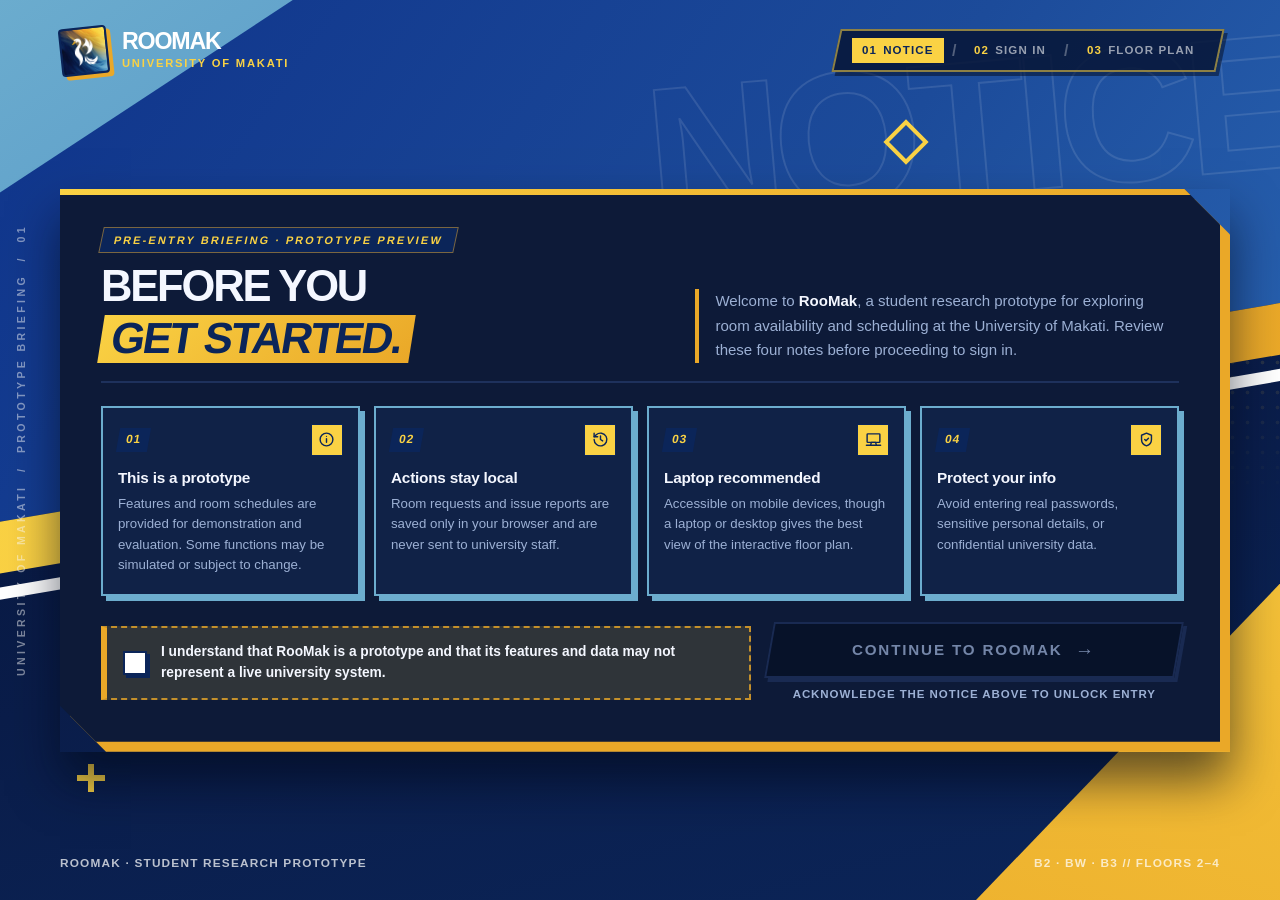
<file: index.html>
<!DOCTYPE html>
<html lang="en">
<head>
    <meta charset="UTF-8">
    <meta name="viewport" content="width=device-width, initial-scale=1.0, viewport-fit=cover">
    <meta name="theme-color" content="#0b2559">
    <meta name="description" content="Find free rooms, check schedules and request a room at the University of Makati. A student research prototype.">

    <title>Notice | RooMak</title>

    <link rel="stylesheet" href="css/base.css">
    <link rel="stylesheet" href="css/components.css">
    <link rel="stylesheet" href="css/pages/index.css">
    <link rel="stylesheet" href="css/theme.css">

    <link rel="icon" href="assets/images/favicon.ico" sizes="any">
    <link rel="icon" type="image/png" sizes="32x32" href="assets/images/favicon-32.png">
    <link rel="apple-touch-icon" href="assets/images/apple-touch-icon.png">

    <!-- Facebook / Messenger preview -->
    <meta property="og:type" content="website">
    <meta property="og:site_name" content="RooMak">
    <meta property="og:title" content="RooMak: Room Scheduling for UMak">
    <meta property="og:description" content="Find free rooms, check schedules and request a room at the University of Makati. Try the prototype.">
    <meta property="og:url" content="https://tarsonyxx.github.io/roomak-prototype/">
    <meta property="og:image" content="https://tarsonyxx.github.io/roomak-prototype/assets/images/og-image.jpg">
    <meta property="og:image:width" content="1200">
    <meta property="og:image:height" content="630">
    <meta property="og:image:alt" content="RooMak, room scheduling and information for the University of Makati">
    <meta name="twitter:card" content="summary_large_image">

    <script>
        // Default to dark mode unless the user explicitly chose light or auto.
        try {
            var theme = localStorage.getItem("roomak.theme") || "dark";
            if (theme === "dark" || (theme === "auto" && matchMedia("(prefers-color-scheme: dark)").matches))
                document.documentElement.setAttribute("data-theme", "dark");
        } catch (e) { /* ignore */ }
    </script>

    <!-- Warm the cache while the visitor reads the notice, so the sign-in page opens instantly. -->
    <link rel="prefetch" href="pages/login.html">
    <link rel="prefetch" href="css/pages/login.css" as="style">
    <link rel="prefetch" href="js/login-fx.js" as="script">
    <link rel="prefetch" href="js/auth.js" as="script">

    <script src="js/notice.js" defer></script>
    <script src="js/notice-fx.js" defer></script>
</head>
<body class="notice-page">
    <main class="notice-shell" id="noticeStage">

        <!-- Decorative artwork in the "Slash" style, oriented as a sweeping diagonal horizon -->
        <div class="notice-backdrop" aria-hidden="true">
            <span class="bd-glow"></span>
            <span class="bd-halftone"></span>
            <span class="bd-slab bd-slab-blue"></span>
            <span class="bd-slab bd-slab-gold"></span>
            <span class="bd-slab bd-slab-white"></span>
            <span class="bd-slab bd-slab-sky"></span>
            <span class="bd-slab bd-slab-burst"></span>
            <span class="bd-word">NOTICE</span>
            <span class="bd-shape bd-shape-diamond"></span>
            <span class="bd-shape bd-shape-cross"></span>
            <span class="bd-shape bd-shape-tri"></span>
            <span class="bd-edge">University of Makati &nbsp;/&nbsp; Prototype Briefing &nbsp;/&nbsp; 01</span>
        </div>

        <!-- Top Stage Bar: Brand + Step Indicator (sits directly on the Slash canvas) -->
        <header class="notice-topbar">
            <a class="brand" href="index.html" aria-label="RooMak home">
                <span class="brand-mark" aria-hidden="true">
                    <img src="assets/images/logo.jpg" alt="" width="40" height="40">
                </span>
                <span class="brand-text">
                    <span class="brand-name">RooMak</span>
                    <span class="brand-sub">University of Makati</span>
                </span>
            </a>

            <div class="step-track" aria-label="Entry steps">
                <span class="step-pill is-active"><b>01</b> Notice</span>
                <span class="step-sep" aria-hidden="true">/</span>
                <span class="step-pill"><b>02</b> Sign in</span>
                <span class="step-sep" aria-hidden="true">/</span>
                <span class="step-pill"><b>03</b> Floor Plan</span>
            </div>
        </header>

        <!-- Wide Chamfered Briefing Dossier -->
        <section class="notice-dossier" aria-labelledby="noticeTitle">
            <div class="dossier-panel">

                <!-- Dossier Header: Skewed Headline + Intro Summary -->
                <div class="dossier-head">
                    <div class="dossier-title-block">
                        <p class="eyebrow">PRE-ENTRY BRIEFING · PROTOTYPE PREVIEW</p>
                        <h1 id="noticeTitle">
                            <span class="hl-dark">Before you</span>
                            <span class="hl-gold">get started.</span>
                        </h1>
                    </div>

                    <p class="intro">
                        Welcome to <strong>RooMak</strong>, a student research prototype for exploring
                        room availability and scheduling at the University of Makati.
                        Review these four notes before proceeding to sign in.
                    </p>
                </div>

                <!-- 4-Column Horizontal Notice Grid -->
                <div class="details" aria-label="Important information">
                    <article class="detail">
                        <div class="detail-top">
                            <span class="detail-index">01</span>
                            <div class="detail-icon" aria-hidden="true">
                                <svg viewBox="0 0 24 24" fill="none" stroke="currentColor" stroke-width="2" stroke-linecap="round" stroke-linejoin="round">
                                    <circle cx="12" cy="12" r="9"/>
                                    <path d="M12 11v5"/>
                                    <circle cx="12" cy="7.5" r="0.85" fill="currentColor" stroke="none"/>
                                </svg>
                            </div>
                        </div>
                        <h2>This is a prototype</h2>
                        <p>
                            Features and room schedules are provided for demonstration
                            and evaluation. Some functions may be simulated or subject to change.
                        </p>
                    </article>

                    <article class="detail">
                        <div class="detail-top">
                            <span class="detail-index">02</span>
                            <div class="detail-icon" aria-hidden="true">
                                <svg viewBox="0 0 24 24" fill="none" stroke="currentColor" stroke-width="2" stroke-linecap="round" stroke-linejoin="round">
                                    <path d="M3 12a9 9 0 1 0 3-6.7L3 8"/>
                                    <path d="M3 3v5h5"/>
                                    <path d="M12 7v5l3 2"/>
                                </svg>
                            </div>
                        </div>
                        <h2>Actions stay local</h2>
                        <p>
                            Room requests and issue reports are saved only in your
                            browser and are never sent to university staff.
                        </p>
                    </article>

                    <article class="detail">
                        <div class="detail-top">
                            <span class="detail-index">03</span>
                            <div class="detail-icon" aria-hidden="true">
                                <svg viewBox="0 0 24 24" fill="none" stroke="currentColor" stroke-width="2" stroke-linecap="round" stroke-linejoin="round">
                                    <rect x="3" y="4" width="18" height="12" rx="1"/>
                                    <path d="M2 20h20"/>
                                    <path d="M8 20l1-4h6l1 4"/>
                                </svg>
                            </div>
                        </div>
                        <h2>Laptop recommended</h2>
                        <p>
                            Accessible on mobile devices, though a laptop or desktop
                            gives the best view of the interactive floor plan.
                        </p>
                    </article>

                    <article class="detail">
                        <div class="detail-top">
                            <span class="detail-index">04</span>
                            <div class="detail-icon" aria-hidden="true">
                                <svg viewBox="0 0 24 24" fill="none" stroke="currentColor" stroke-width="2" stroke-linecap="round" stroke-linejoin="round">
                                    <path d="M12 3l7 3v6c0 4.5-3 7.8-7 9-4-1.2-7-4.5-7-9V6l7-3z"/>
                                    <path d="M9.5 12l1.8 1.8 3.5-3.6"/>
                                </svg>
                            </div>
                        </div>
                        <h2>Protect your info</h2>
                        <p>
                            Avoid entering real passwords, sensitive personal
                            details, or confidential university data.
                        </p>
                    </article>
                </div>

                <!-- Bottom Horizontal Launch Bar: Checkbox Left + Slanted CTA Right -->
                <div class="gate-area" id="gateArea">
                    <label class="acknowledgement" for="acknowledge">
                        <input class="ack-input" type="checkbox" id="acknowledge">
                        <span class="ack-box" aria-hidden="true">
                            <svg viewBox="0 0 16 16" fill="none">
                                <path d="M3.2 8.4L6.4 11.6L12.8 4.6" stroke="currentColor" stroke-width="2.4" stroke-linecap="round" stroke-linejoin="round"/>
                            </svg>
                        </span>
                        <span class="ack-copy">
                            I understand that RooMak is a prototype and that its features
                            and data may not represent a live university system.
                        </span>
                    </label>

                    <div class="gate-cta">
                        <button class="continue-button" id="continueButton" type="button" disabled>
                            <span class="btn-text">Continue to RooMak</span>
                            <span class="btn-arrow" aria-hidden="true">→</span>
                        </button>
                        <p class="gate-hint" id="gateHint" aria-live="polite">
                            Acknowledge the notice above to unlock entry
                        </p>
                    </div>
                </div>

            </div>
        </section>

        <footer class="notice-footer">
            <span>RooMak · Student Research Prototype</span>
            <span>B2 · BW · B3 // Floors 2–4</span>
        </footer>

    </main>
</body>
</html>
</file>
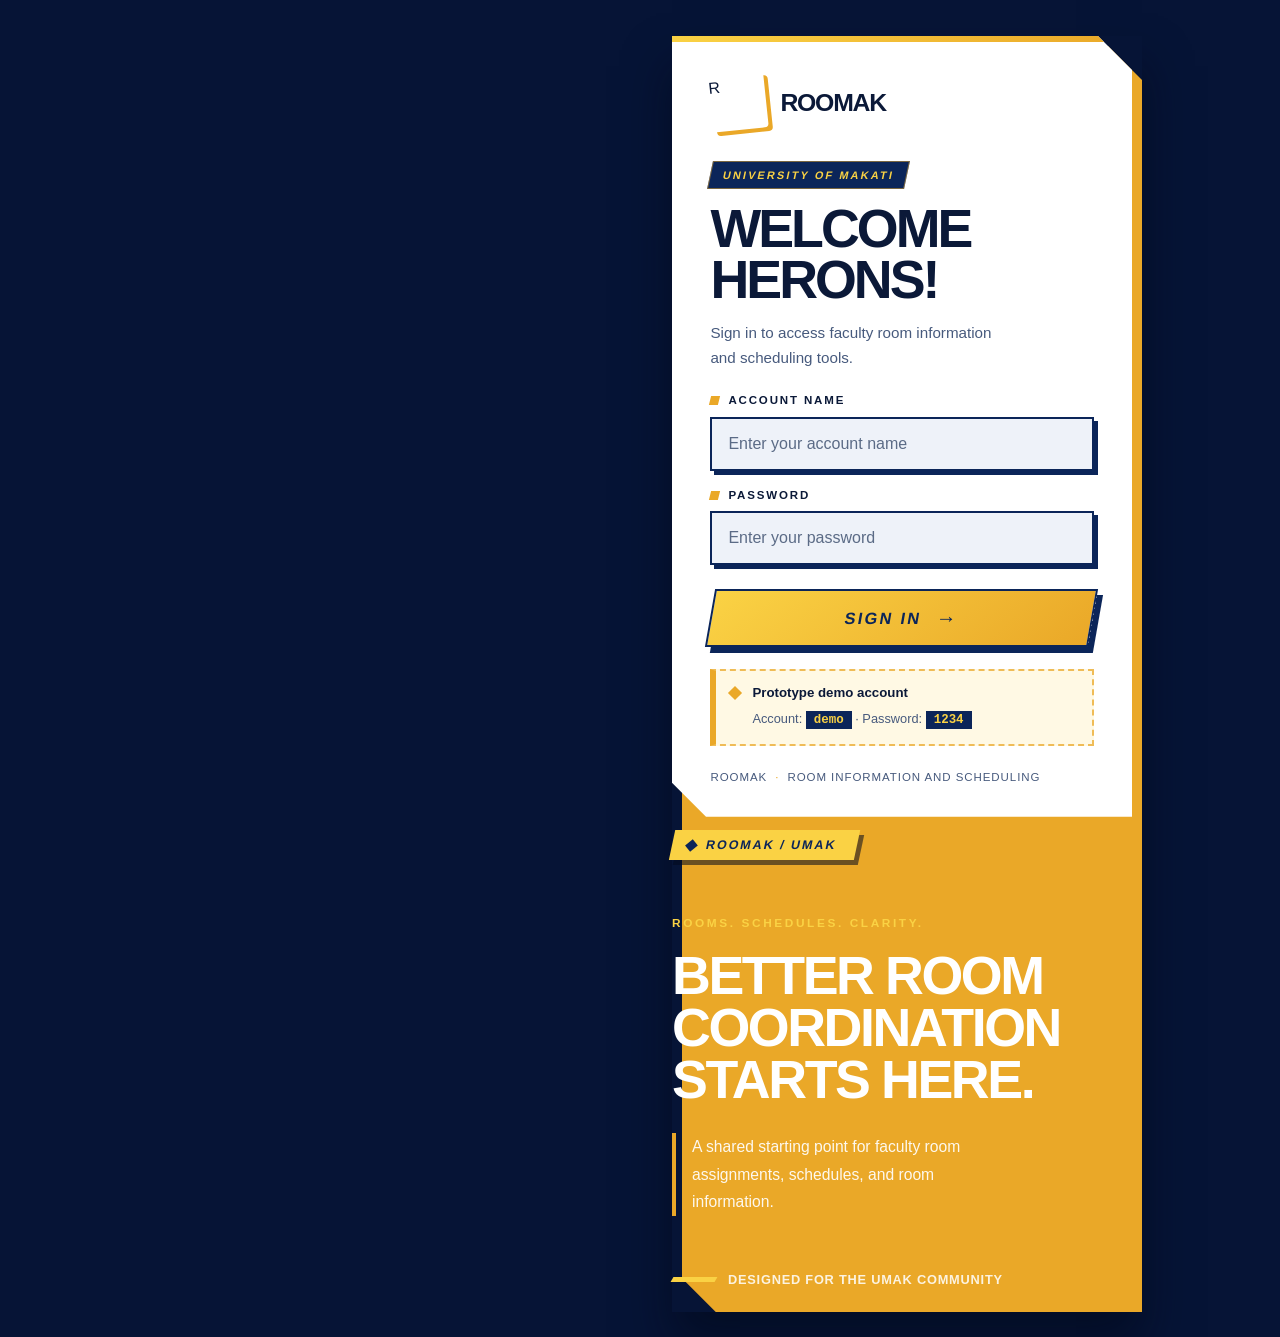
<file: pages/index.html>
<!DOCTYPE html>
<html lang="en">
<head>
    <meta charset="UTF-8">
    <meta name="viewport" content="width=device-width, initial-scale=1.0">

    <meta
        name="description"
        content="RooMak, a faculty room information and scheduling system for UMak."
    >

    <title>Sign in | RooMak</title>

<link rel="stylesheet" href="../css/base.css">
<link rel="stylesheet" href="../css/components.css">
<link rel="stylesheet" href="../css/pages/login.css">

<script src="../js/app.js" defer></script>
<script src="../js/auth.js" defer></script>
</head>

<body class="login-page">
    <main class="login-shell">
        <section class="login-card" aria-label="RooMak sign in">

            <div class="login-form-panel">
                <a class="brand" href="index.html" aria-label="RooMak home">
                    <span class="brand-mark" aria-hidden="true">R</span>
                    <span class="brand-name">RooMak</span>
                </a>

                <div class="login-intro">
                    <p class="eyebrow">UNIVERSITY OF MAKATI</p>
                    <h1>Welcome Herons!</h1>
                    <p class="intro-description">
                        Sign in to access faculty room information
                        and scheduling tools.
                    </p>
                </div>

                <form class="login-form" id="loginForm">
                    <div class="form-group">
                        <label for="accountName">Account name</label>
                        <input
                            class="form-input"
                            id="accountName"
                            name="username"
                            type="text"
                            placeholder="Enter your account name"
                            autocomplete="username"
                            required
                        >
                    </div>

                    <div class="form-group">
                        <label for="password">Password</label>
                        <input
                            class="form-input"
                            id="password"
                            name="password"
                            type="password"
                            placeholder="Enter your password"
                            autocomplete="current-password"
                            required
                        >
                    </div>

                    <button class="button button-primary" type="submit">
                        Sign in
                        <span class="button-arrow" aria-hidden="true">→</span>
                    </button>

                    <p
                        class="status-message"
                        id="loginMessage"
                        role="status"
                        aria-live="polite"
                    ></p>
                </form>

                <div class="demo-note">
                    <span class="demo-indicator" aria-hidden="true"></span>
                    <div>
                        <p class="demo-title">Prototype demo account</p>
                        <p class="demo-details">
                            Account: <code>demo</code>
                            <span aria-hidden="true">·</span>
                            Password: <code>1234</code>
                        </p>
                    </div>
                </div>

                <footer class="login-footer">
                    RooMak <span aria-hidden="true">·</span>
                    Room information and scheduling
                </footer>
            </div>

            <aside class="login-visual">
                <div class="visual-top">
                    <span class="visual-label">
                        <span class="visual-label-dot"></span>
                        ROOMAK / UMAK
                    </span>
                </div>

                <div class="visual-copy">
                    <p class="visual-eyebrow">ROOMS. SCHEDULES. CLARITY.</p>
                    <h2>Better room coordination starts here.</h2>
                    <p>
                        A shared starting point for faculty room assignments,
                        schedules, and room information.
                    </p>
                </div>

                <div class="visual-bottom">
                    <span class="visual-line"></span>
                    <p>Designed for the UMak community</p>
                </div>
            </aside>

        </section>
    </main>
</body>
</html>
</file>
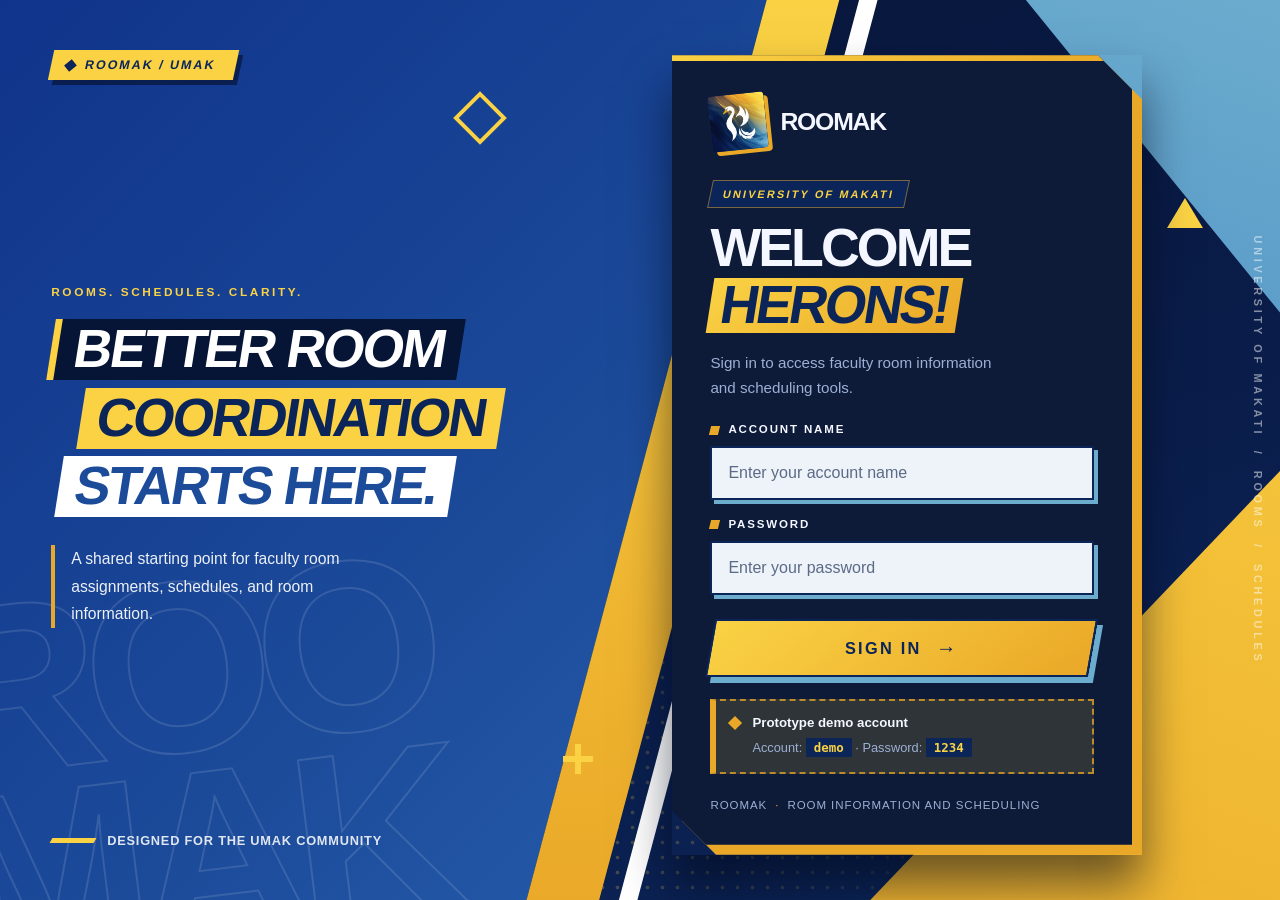
<file: pages/dashboard.html>
<!DOCTYPE html>
<html lang="en">

<head>
    <meta charset="UTF-8">
    <meta name="viewport" content="width=device-width, initial-scale=1.0, viewport-fit=cover">
    <title>Dashboard | RooMak</title>

    <link rel="preload" as="image" href="../assets/images/logo.jpg">
    <link rel="stylesheet" href="../css/base.css">
    <link rel="stylesheet" href="../css/components.css">
    <link rel="stylesheet" href="../css/pages/dashboard.css">
    <link rel="stylesheet" href="../css/pages/room-actions.css">
    <link rel="stylesheet" href="../css/pages/hints.css">
    <link rel="stylesheet" href="../css/pages/settings.css">
    <link rel="stylesheet" href="../css/theme.css">
    <link rel="icon" href="../assets/images/favicon.ico" sizes="any">
    <link rel="icon" type="image/png" sizes="32x32" href="../assets/images/favicon-32.png">
    <link rel="apple-touch-icon" href="../assets/images/apple-touch-icon.png">

    <script>
        // Default to dark mode unless the user explicitly chose light or auto.
        try {
            var theme = localStorage.getItem("roomak.theme") || "dark";
            if (theme === "dark" || (theme === "auto" && matchMedia("(prefers-color-scheme: dark)").matches))
                document.documentElement.setAttribute("data-theme", "dark");
        } catch (e) { /* ignore */ }
    </script>

    <script>
        // Send people back to the login page if they have not logged in.
        if (sessionStorage.getItem("roomakLoggedIn") !== "yes") {
            window.location.href = "login.html";
        }
    </script>
</head>

<body class="dashboard-page">
    <!-- Subtle Slash corner accents framing the workspace (matches login.html) -->
    <div class="dash-backdrop" aria-hidden="true">
        <span class="dash-slash dash-slash-blue"></span>
        <span class="dash-slash dash-slash-gold"></span>
        <span class="dash-slash dash-slash-burst"></span>
    </div>

    <div class="app">
        <header class="topbar">
            <div class="topbar-left">
                <a class="brand" href="dashboard.html" aria-label="RooMak home">
                    <span class="brand-mark" aria-hidden="true"><img src="../assets/images/logo.jpg" alt="" width="40"
                            height="40"></span>
                    <span class="brand-name">RooMak</span>
                </a>
                <span class="topbar-badge" aria-hidden="true">
                    <span class="badge-dot"></span>
                    UMAK // FLOOR PLAN
                </span>
            </div>
            <button class="ghost-btn" id="logoutBtn" type="button">Log out</button>
        </header>

        <main class="stage">
            <!-- ===== Map ===== -->
            <section class="map-card" aria-label="Floor plan">
                <div class="viewport" id="viewport">
                    <div class="plan-stage" id="planStage">
                        <svg class="plan" id="plan" role="img" aria-label="Floor plan">
                            <g id="world"></g>
                        </svg>
                    </div>
                </div>



                <!-- Edge indicators showing there are more rooms off-screen -->
                <button type="button" class="edge-arrow edge-arrow-left" id="edgeLeft"
                    aria-label="More rooms to the left" hidden>
                    <span aria-hidden="true">&#8249;</span>
                </button>
                <button type="button" class="edge-arrow edge-arrow-right" id="edgeRight"
                    aria-label="More rooms to the right" hidden>
                    <span aria-hidden="true">&#8250;</span>
                </button>

                <!-- Floating skewed Slash filter chips -->
                <div class="controls">
                    <div class="dd">
                        <button class="chip" id="floorBtn" type="button" aria-haspopup="true" aria-expanded="false">
                            <span class="chip-inner"><span id="floorLabel">2F</span><i class="caret"></i></span>
                        </button>
                        <div class="pop" id="floorPop" hidden></div>
                    </div>

                    <div class="dd">
                        <button class="chip" id="dayBtn" type="button" aria-haspopup="true" aria-expanded="false">
                            <span class="chip-inner"><span id="dayLabel">Mon</span><i class="caret"></i></span>
                        </button>
                        <div class="pop" id="dayPop" hidden></div>
                    </div>

                    <div class="dd">
                        <button class="chip" id="timeBtn" type="button" aria-haspopup="true" aria-expanded="false">
                            <span class="chip-inner"><span id="timeLabel">9:00–10:00 AM</span><i
                                    class="caret"></i></span>
                        </button>
                        <div class="pop pop-time" id="timePop" hidden>
                            <div class="field-row">
                                <div class="field">
                                    <label class="label" for="start">From</label>
                                    <input id="start" class="form-input" type="time" value="09:00">
                                </div>
                                <div class="field">
                                    <label class="label" for="end">To</label>
                                    <input id="end" class="form-input" type="time" value="10:00">
                                </div>
                            </div>
                            <p id="timeError" class="status-message is-error"></p>
                        </div>
                    </div>
                </div>

                <p class="hint" id="hint">Drag to move &middot; Pinch to zoom &middot; Tap a room</p>

                <ul class="legend">
                    <li><i class="dot available"></i>Available <b id="n-available">0</b></li>
                    <li><i class="dot unavailable"></i>Unavailable <b id="n-unavailable">0</b></li>
                    <li><i class="dot occupied"></i>In use <b id="n-occupied">0</b></li>
                    <li><i class="dot special"></i>Not reservable</li>
                    <li>
                        <svg class="lg-icon" viewBox="0 0 24 24" aria-hidden="true">
                            <path class="soft" d="M3 6H21M3 10H21M3 14H21M3 18H21" />
                            <path d="M8 21V8.5Q8 6 10.5 6H13.5Q16 6 16 8.5V15" />
                            <path d="M13.3 14.5H18.7L16 19.5Z" fill="currentColor" stroke="none" />
                        </svg>Stairs
                    </li>
                    <li>
                        <svg class="lg-icon" viewBox="0 0 24 24" aria-hidden="true">
                            <path class="soft" d="M12 3V21" />
                            <circle cx="7" cy="5" r="2" />
                            <path d="M4.5 9H9.5V15H4.5Z M6 15V21 M8 15V21" />
                            <circle cx="17" cy="5" r="2" />
                            <path d="M17 8L13.5 15H20.5Z M16 15V21 M18 15V21" />
                        </svg>Restrooms
                    </li>
                </ul>

                <div class="zoom" aria-label="Map navigation controls">
                    <button type="button" id="zoomIn" aria-label="Zoom in" title="Zoom in">+</button>
                    <button type="button" id="zoomOut" aria-label="Zoom out" title="Zoom out">&minus;</button>
                    <button type="button" id="zoomFit" aria-label="Show whole floor"
                        title="Show whole floor">&#x26F6;</button>
                </div>



                <!-- Separate top-right horizontal pan controls -->
                <div class="pan-bar" aria-label="Horizontal map navigation">
                    <button type="button" id="panLeft" aria-label="Move map left" title="Move left (←)">&larr;</button>
                    <button type="button" id="panRight" aria-label="Move map right"
                        title="Move right (→)">&rarr;</button>
                </div>
            </section>

            <!-- ===== Room information drawer ===== -->
            <aside class="drawer" id="drawer" aria-label="Room information" aria-hidden="true">
                <div class="drawer-inner" id="drawerBody"></div>
            </aside>
        </main>
    </div>

    <dialog id="roomActionDialog" class="room-action-dialog" aria-label="Room requests and issue reports">
    </dialog>

    <script src="../data/rooms.js" defer></script>
    <script src="../data/schedules.js" defer></script>
    <script src="../js/floorplan.js" defer></script>
    <script src="../js/dashboard.js" defer></script>
    <script src="../js/room-actions.js" defer></script>
    <script src="../js/hints.js" defer></script>
    <script src="../js/settings.js" defer></script>
</body>

</html>
</file>
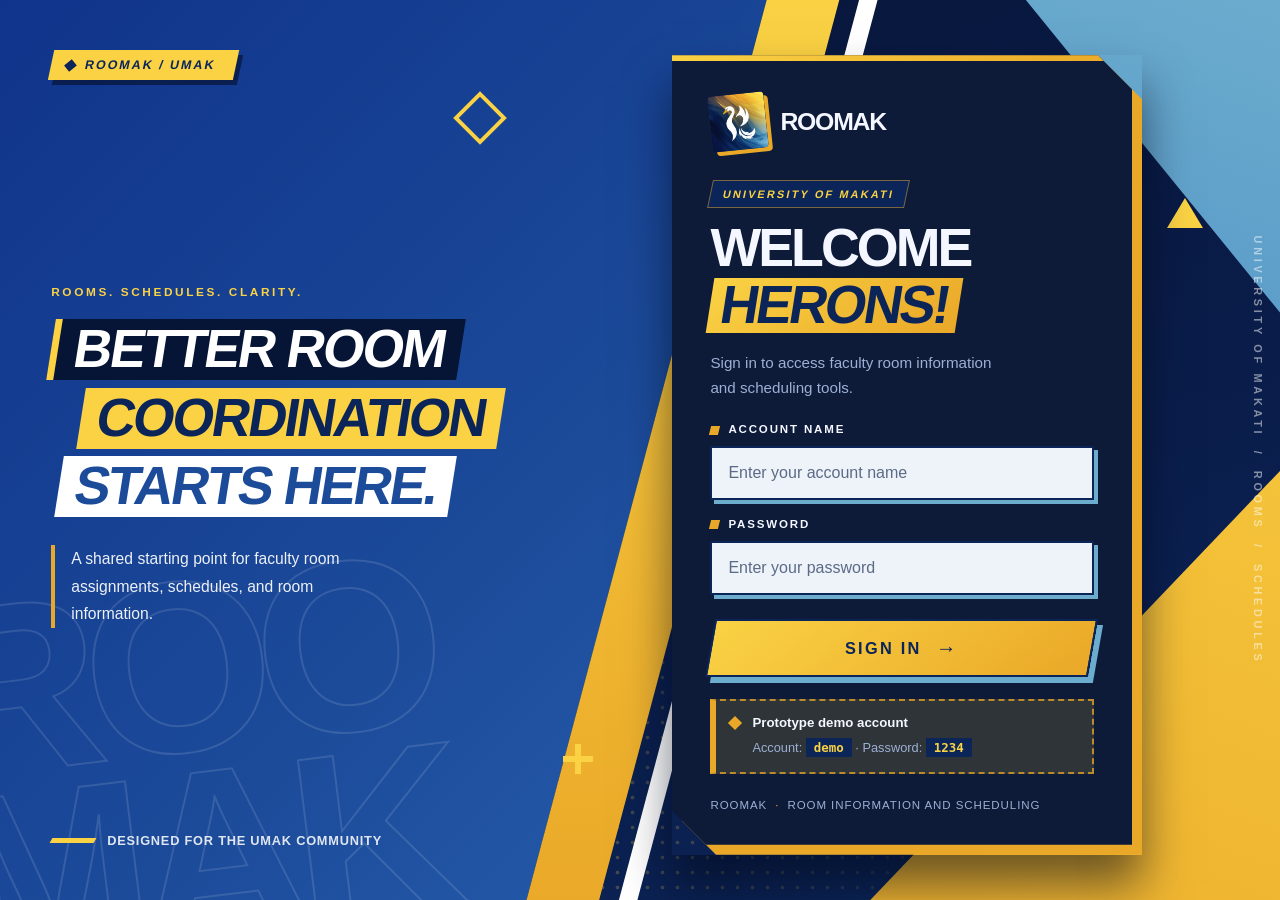
<file: pages/login.html>
<!DOCTYPE html>
<html lang="en">
<head>
    <meta charset="UTF-8">
    <meta name="viewport" content="width=device-width, initial-scale=1.0, viewport-fit=cover">
    <meta name="description" content="RooMak, a faculty room information and scheduling system for UMak.">

    <title>Sign in | RooMak</title>

    <link rel="stylesheet" href="../css/base.css">
    <link rel="stylesheet" href="../css/components.css">
    <link rel="stylesheet" href="../css/pages/login.css">
    <link rel="stylesheet" href="../css/theme.css">
    <link rel="icon" href="../assets/images/favicon.ico" sizes="any">
    <link rel="icon" type="image/png" sizes="32x32" href="../assets/images/favicon-32.png">
    <link rel="apple-touch-icon" href="../assets/images/apple-touch-icon.png">

    <script>
        // Default to dark mode unless the user explicitly chose light or auto.
        try {
            var theme = localStorage.getItem("roomak.theme") || "dark";
            if (theme === "dark" || (theme === "auto" && matchMedia("(prefers-color-scheme: dark)").matches))
                document.documentElement.setAttribute("data-theme", "dark");
        } catch (e) { /* ignore */ }
    </script>

    <script src="../js/app.js" defer></script>
    <script src="../js/auth.js" defer></script>
    <!-- Decorative motion only (pointer parallax, error shake). Does not touch sign-in logic. -->
    <script src="../js/login-fx.js" defer></script>
</head>

<body class="login-page">
    <main class="login-shell" id="loginShell">

        <!-- Decorative artwork. No content here, hidden from assistive technology. -->
        <div class="login-backdrop" aria-hidden="true">
            <span class="bd-glow"></span>
            <span class="bd-halftone"></span>
            <span class="bd-slab bd-slab-blue"></span>
            <span class="bd-slab bd-slab-gold"></span>
            <span class="bd-slab bd-slab-white"></span>
            <span class="bd-slab bd-slab-sky"></span>
            <span class="bd-slab bd-slab-burst"></span>
            <span class="bd-word">Roo<br>Mak</span>
            <span class="bd-shape bd-shape-diamond"></span>
            <span class="bd-shape bd-shape-cross"></span>
            <span class="bd-shape bd-shape-tri"></span>
            <span class="bd-edge">University of Makati &nbsp;/&nbsp; Rooms &nbsp;/&nbsp; Schedules</span>
        </div>

        <section class="login-card" aria-label="RooMak sign in">
            <div class="login-form-panel">
                <a class="brand" href="login.html" aria-label="RooMak home">
                    <span class="brand-mark" aria-hidden="true"><img src="../assets/images/logo.jpg" alt="" width="40" height="40"></span>
                    <span class="brand-name">RooMak</span>
                </a>

                <div class="login-intro">
                    <p class="eyebrow">UNIVERSITY OF MAKATI</p>
                    <h1><span class="h1-line">Welcome</span> <span class="h1-hit">Herons!</span></h1>
                    <p class="intro-description">
                        Sign in to access faculty room information
                        and scheduling tools.
                    </p>
                </div>

                <form class="login-form" id="loginForm">
                    <div class="form-group">
                        <label for="accountName">Account name</label>
                        <input
                            class="form-input"
                            id="accountName"
                            name="username"
                            type="text"
                            placeholder="Enter your account name"
                            autocomplete="username"
                            required
                        >
                    </div>

                    <div class="form-group">
                        <label for="password">Password</label>
                        <input
                            class="form-input"
                            id="password"
                            name="password"
                            type="password"
                            placeholder="Enter your password"
                            autocomplete="current-password"
                            required
                        >
                    </div>

                    <button class="button button-primary" type="submit">
                        <span class="button-label">Sign in</span>
                        <span class="button-arrow" aria-hidden="true">→</span>
                    </button>

                    <p
                        class="status-message"
                        id="loginMessage"
                        role="status"
                        aria-live="polite"
                    ></p>
                </form>

                <div class="demo-note">
                    <span class="demo-indicator" aria-hidden="true"></span>
                    <div>
                        <p class="demo-title">Prototype demo account</p>
                        <p class="demo-details">
                            Account: <code>demo</code>
                            <span aria-hidden="true">·</span>
                            Password: <code>1234</code>
                        </p>
                    </div>
                </div>

                <footer class="login-footer">
                    RooMak <span aria-hidden="true">·</span>
                    Room information and scheduling
                </footer>
            </div>
        </section>

        <aside class="login-visual">
            <div class="visual-top">
                <span class="visual-label">
                    <span class="visual-label-dot"></span>
                    ROOMAK / UMAK
                </span>
            </div>

            <div class="visual-copy">
                <p class="visual-eyebrow">ROOMS. SCHEDULES. CLARITY.</p>
                <h2>
                    <span class="vl vl-1">Better room</span>
                    <span class="vl vl-2">coordination</span>
                    <span class="vl vl-3">starts here.</span>
                </h2>
                <p>
                    A shared starting point for faculty room assignments,
                    schedules, and room information.
                </p>
            </div>

            <div class="visual-bottom">
                <span class="visual-line"></span>
                <p>Designed for the UMak community</p>
            </div>
        </aside>

    </main>
</body>
</html>
</file>
<file: css/base.css>
:root {
    /* Shared design values */
    --radius-card: 24px;
    --radius-control: 12px;

    --font-sans:
        Inter,
        "Segoe UI",
        Roboto,
        Helvetica,
        Arial,
        sans-serif;
}

*,
*::before,
*::after {
    box-sizing: border-box;
}

html {
    min-width: 320px;
    min-height: 100%;
    scroll-behavior: smooth;
}

body {
    min-width: 320px;
    min-height: 100vh;
    margin: 0;

    background: var(--bg-ethereal);
    color: var(--color-ink);
    font-family: var(--font-sans);
    font-size: 16px;
    line-height: 1.5;

    -webkit-font-smoothing: antialiased;
}

button,
input {
    font: inherit;
}

button {
    cursor: pointer;
}

a {
    color: inherit;
}

img {
    display: block;
    max-width: 100%;
}

::selection {
    color: #ffffff;
    background: var(--color-primary);
}

:focus-visible {
    outline: 3px solid rgba(var(--accent-rgb), 0.75);
    outline-offset: 3px;
}




/* =====================================================================
   RooMak COLOR PALETTE  -- blue and gold, taken from the logo.
   Change colors here and the whole app updates (light mode first, dark mode below).
   ===================================================================== */
/* Brand palette (harmonized UMak Navy + Gold across all pages) */
/* Brand palette (harmonized UMak Navy + Gold across all pages) */
:root {
    --color-navy:        #0b2559;
    --color-primary:     #1c4b9a;
    --color-sky:         #6cadce;
    --color-accent:      #eaa828;
    --color-gold-light:  #fad244;
    --color-gold-text:   #8f5d00;
    --on-gold:           #0b2559;

    --primary-rgb: 28, 75, 154;
    --accent-rgb:  234, 168, 40;
    --gold-rgb:    250, 210, 68;
    --sky-rgb:     108, 173, 206;

    --color-page:          #e8effa;
    --color-surface:       #ffffff;
    --color-surface-glass: rgba(255, 255, 255, 0.92);
    --color-ink:           #0b1938;
    --color-muted:         #475a7d;
    --color-border:        #c7d4ea;
    --border-hover:        #94add6;

    --gradient-gold:  linear-gradient(135deg, var(--color-gold-light), var(--color-accent));
    --gradient-brand: linear-gradient(135deg, var(--color-navy), var(--color-primary));
    --bg-ethereal:
        radial-gradient(860px 440px at 0% -5%, rgba(28, 75, 154, 0.14), transparent 60%),
        radial-gradient(760px 420px at 100% 0%, rgba(250, 210, 68, 0.2), transparent 58%),
        var(--color-page);
    --primary-glow: rgba(28, 75, 154, 0.34);

    /* Crisp white-blue floor plan canvas */
    --plan-bg:       #f8faff;
    --plan-dot:      #cbd7ed;
    --plan-corridor: #e6eefc;
    --plan-fixed:    #dce6f7;
    --plan-icon:     #3b5078;
    --plan-icon-soft:#7388b0;
    --plan-bracket:  #1c4b9a;

    /* Clean, bright room colors (Light Mode) */
    --available-bg:       #dcfce7;
    --available-border:   #16a34a;
    --available-text:     #15803d;
    --available-track:    #bbf7d0;

    --occupied-bg:        #fef3c7;
    --occupied-border:    #d97706;
    --occupied-text:      #b45309;

    --unavailable-bg:     #ffe4e6;
    --unavailable-border: #e11d48;
    --unavailable-text:   #be123c;

    --special-bg:         #e2eaf8;
    --special-border:     #647aa3;
}

:root[data-theme="dark"] {
    --color-navy:       #0b2559;
    --color-primary:    #4f8ef7;
    --color-gold-text:  #fad244;

    --color-page:   #060f24;
    --color-surface:#0d1a38;
    --color-surface-glass: rgba(13, 26, 56, 0.9);
    --color-ink:    #f4f7ff;
    --color-muted:  #9cb0d4;
    --color-border: #1e315c;
    --border-hover: #35528f;

    --bg-ethereal:
        radial-gradient(860px 440px at 0% -5%, rgba(28, 75, 154, 0.28), transparent 60%),
        radial-gradient(760px 420px at 100% 0%, rgba(250, 210, 68, 0.12), transparent 58%),
        var(--color-page);
    --primary-glow: rgba(79, 142, 247, 0.42);

    /* Deep navy floor plan so jewel-toned rooms pop cleanly */
    --plan-bg:       #071127;
    --plan-dot:      #172952;
    --plan-corridor: #0d1c3d;
    --plan-fixed:    #11234a;
    --plan-icon:     #9db3db;
    --plan-icon-soft:#5e76a6;
    --plan-bracket:  #6881b3;

    /* Jewel-toned, clear room colors (Dark Mode — zero muddiness) */
    --available-bg:       #0d3832;
    --available-border:   #10b981;
    --available-text:     #34d399;
    --available-track:    #134e44;

    --occupied-bg:        #2b2814;
    --occupied-border:    #fad244;
    --occupied-text:      #fad244;

    --unavailable-bg:     #381629;
    --unavailable-border: #f43f5e;
    --unavailable-text:   #fb7185;

    --special-bg:         #13264f;
    --special-border:     #4c69a3;
}
</file>
<file: css/components.css>
/* Form fields */

.form-group {
    display: flex;
    flex-direction: column;
    gap: 8px;
}

.form-group label {
    color: var(--color-ink);
    font-size: 0.9rem;
    font-weight: 600;
}

.form-input {
    width: 100%;
    min-height: 50px;
    padding: 12px 14px;

    border: 1px solid var(--color-border);
    border-radius: var(--radius-control);
    background: var(--color-surface);
    color: var(--color-ink);

    outline: none;
    transition:
        border-color 160ms ease,
        box-shadow 160ms ease;
}

.form-input::placeholder {
    color: #9aa4b4;
}

.form-input:hover {
    border-color: #b7c3d4;
}

.form-input:focus {
    border-color: var(--color-accent);
    box-shadow: 0 0 0 4px rgba(255, 142, 60, 0.15);
}

/* Buttons */

.button {
    display: inline-flex;
    align-items: center;
    justify-content: center;
    gap: 12px;

    width: 100%;
    min-height: 50px;
    padding: 12px 18px;

    border: 1px solid transparent;
    border-radius: var(--radius-control);

    font-size: 0.95rem;
    font-weight: 650;
    text-align: center;

    transition:
        background-color 160ms ease,
        transform 160ms ease,
        box-shadow 160ms ease;
}

.button-primary {
    background-color: var(--color-primary);
    color: #ffffff;
    box-shadow: 0 5px 14px rgba(37, 99, 235, 0.18);
}

.button-primary:hover {
    background-color: var(--color-primary-hover);
    box-shadow: 0 7px 18px rgba(37, 99, 235, 0.23);
}

.button-primary:active {
    transform: translateY(1px);
}

.button-arrow {
    font-size: 1.2rem;
    line-height: 1;
}

/* Form feedback */

.status-message {
    margin: 0;
    font-size: 0.875rem;
}

.status-message:empty {
    display: none;
}

.status-message.is-error {
    color: var(--color-error);
}

.status-message.is-success {
    color: var(--color-success);
}

/* RooMak button interaction polish */
:where(
  button,
  input[type="button"],
  input[type="submit"],
  input[type="reset"],
  .btn,
  [role="button"],
  a.button,
  a.btn
) {
  -webkit-tap-highlight-color: transparent;
  transition:
    background-color 160ms ease,
    color 160ms ease,
    border-color 160ms ease,
    box-shadow 180ms ease,
    transform 160ms ease;
}

/* Clear but restrained hover feedback for enabled controls without shifting layout bounds. */
@media (hover: hover) {
  :where(
    button,
    input[type="button"],
    input[type="submit"],
    input[type="reset"],
    .btn,
    [role="button"],
    a.button,
    a.btn
  ):not(:disabled):not([aria-disabled="true"]):not([aria-pressed="true"]):hover {
    box-shadow: 0 3px 10px rgb(20 45 85 / 12%);
  }
}

/* Keep the pressed state tactile, without a jumpy animation. */
:where(
  button,
  input[type="button"],
  input[type="submit"],
  input[type="reset"],
  .btn,
  [role="button"],
  a.button,
  a.btn
):not(:disabled):not([aria-disabled="true"]):active {
  box-shadow: 0 1px 3px rgb(20 45 85 / 12%);
}

/* Keyboard users get a distinct focus indicator. */
:where(
  button,
  input[type="button"],
  input[type="submit"],
  input[type="reset"],
  .btn,
  [role="button"],
  a.button,
  a.btn
):focus-visible {
  outline: 3px solid rgb(59 130 246 / 45%);
  outline-offset: 2px;
}

/* Disabled buttons should remain visually still. */
:where(
  button,
  input[type="button"],
  input[type="submit"],
  input[type="reset"],
  .btn,
  [role="button"],
  a.button,
  a.btn
):disabled,
:where(
  button,
  input[type="button"],
  input[type="submit"],
  input[type="reset"],
  .btn,
  [role="button"],
  a.button,
  a.btn
)[aria-disabled="true"] {
  cursor: not-allowed;
  transform: none;
  box-shadow: none;
  filter: none;
}

/* Avoid hover movement on touch devices and honor motion preferences. */
@media (hover: none) {
  :where(
    button,
    input[type="button"],
    input[type="submit"],
    input[type="reset"],
    .btn,
    [role="button"],
    a.button,
    a.btn
  ):not(:disabled):hover {
    transform: none;
    box-shadow: none;
    filter: none;
  }
}

@media (prefers-reduced-motion: reduce) {
  :where(
    button,
    input[type="button"],
    input[type="submit"],
    input[type="reset"],
    .btn,
    [role="button"],
    a.button,
    a.btn
  ) {
    transition: none;
  }
}
</file>
<file: css/pages/index.css>
/* =========================================================
   RooMak index page: "Slash Dossier" layout
   ---------------------------------------------------------
   Shares the exact Slash visual language with login.css
   (angled blue/gold/white slabs, halftone dots, chamfered
   corners, hard offset shadows, skewed heavy display type),
   but uses a wide centered Dossier + 4-column horizontal
   card layout with a top step-tracker so it is immediately
   distinct from the side-by-side Login page.
   ========================================================= */

body.notice-page {
    --stg-ink: #061436;
    --stg-navy: var(--color-navy, #0b2559);
    --stg-blue: #1c4b9a;
    --stg-blue-light: #2f6fbd;
    --stg-sky: var(--color-sky, #6cadce);
    --stg-gold: #eaa828;
    --stg-gold-light: var(--color-gold-light, #fad244);

    --display: "Arial Black", "Segoe UI Black", "Helvetica Neue", Inter, "Segoe UI", Roboto, Arial, sans-serif;

    --hard: var(--stg-navy);
    --ring: var(--stg-navy);

    position: relative;
    isolation: isolate;
    min-width: 320px;
    min-height: 100vh;
    min-height: 100dvh;
    margin: 0;
    background: var(--stg-ink);
    color: #ffffff;
}

:root[data-theme="dark"] body.notice-page {
    --hard: var(--stg-sky);
    --ring: var(--stg-sky);
}

.notice-shell {
    position: relative;
    display: flex;
    flex-direction: column;
    justify-content: space-between;
    align-items: center;
    gap: clamp(18px, 2.8vh, 30px);

    min-height: 100vh;
    min-height: 100dvh;
    padding: clamp(18px, 3vh, 36px) clamp(18px, 4vw, 56px);
    padding-top: max(clamp(18px, 3vh, 36px), env(safe-area-inset-top, 0px));
    padding-right: max(clamp(18px, 4vw, 56px), env(safe-area-inset-right, 0px));
    padding-bottom: max(clamp(18px, 3vh, 36px), env(safe-area-inset-bottom, 0px));
    padding-left: max(clamp(18px, 4vw, 56px), env(safe-area-inset-left, 0px));

    overflow-x: clip;
}

/* ---------- Backdrop: horizontal diagonal sweep (distinct from login's left-split) ---------- */

.notice-backdrop {
    /* Pointer variables live here, not on .notice-shell, so a mouse move only
       restyles the backdrop and never the dossier. */
    --px: 0;
    --py: 0;
    --mx: 50vw;
    --my: 24vh;

    position: absolute;
    z-index: 0;
    inset: 0;
    overflow: hidden;
    pointer-events: none;
    background: linear-gradient(165deg, var(--stg-ink) 0%, #0a1d4a 58%, var(--stg-navy) 100%);
}

.bd-glow {
    position: absolute;
    top: 0;
    left: 0;
    width: 1240px;
    height: 1240px;
    translate: calc(var(--mx) - 620px) calc(var(--my) - 620px);
    background: radial-gradient(circle closest-side, rgba(250, 210, 68, 0.18), transparent 64%);
}

/* Touch screens have no cursor spotlight; skipping this 1240px layer saves mobile GPU memory */
@media (hover: none) {
    .bd-glow {
        display: none;
    }
}

.bd-halftone {
    position: absolute;
    inset: -20px;
    translate: calc(var(--px) * -6px) calc(var(--py) * -6px);
    background-image: radial-gradient(circle, rgba(250, 210, 68, 0.48) 1.6px, transparent 2.2px);
    background-size: 15px 15px;
    -webkit-mask-image: radial-gradient(95% 75% at 100% 0%, #000 0%, rgba(0, 0, 0, 0.45) 38%, transparent 74%);
            mask-image: radial-gradient(95% 75% at 100% 0%, #000 0%, rgba(0, 0, 0, 0.45) 38%, transparent 74%);
}

.bd-slab {
    position: absolute;
    inset: -20px;
}

/* Upper diagonal blue band across the top half */
.bd-slab-blue {
    translate: calc(var(--px) * 10px) calc(var(--py) * 6px);
}

.bd-slab-blue::before {
    position: absolute;
    inset: 0;
    content: "";
    background: linear-gradient(125deg, #0f338a 0%, var(--stg-blue) 52%, var(--stg-blue-light) 100%);
    clip-path: polygon(0 0, 100% 0, 100% 34%, 0 58%);
}

/* Gold slash ribbon cutting under the blue band */
.bd-slab-gold {
    translate: calc(var(--px) * 16px) calc(var(--py) * 8px);
}

.bd-slab-gold::before {
    position: absolute;
    inset: 0;
    content: "";
    background: linear-gradient(90deg, var(--stg-gold-light), var(--stg-gold));
    clip-path: polygon(0 58%, 100% 34%, 100% 39.5%, 0 63.5%);
}

/* Crisp white hairline slash */
.bd-slab-white {
    translate: calc(var(--px) * 22px) calc(var(--py) * 10px);
}

.bd-slab-white::before {
    position: absolute;
    inset: 0;
    content: "";
    background: #ffffff;
    clip-path: polygon(0 65%, 100% 41%, 100% 42.3%, 0 66.3%);
}

/* Sky-blue corner wedge on top-left */
.bd-slab-sky {
    translate: calc(var(--px) * 14px) calc(var(--py) * 8px);
}

.bd-slab-sky::before {
    position: absolute;
    inset: 0;
    content: "";
    background: linear-gradient(145deg, var(--stg-sky), var(--stg-blue-light));
    clip-path: polygon(0 0, 26% 0, 0 24%);
}

/* Gold corner burst on bottom-right */
.bd-slab-burst {
    translate: calc(var(--px) * 18px) calc(var(--py) * 10px);
}

.bd-slab-burst::before {
    position: absolute;
    inset: 0;
    content: "";
    background: linear-gradient(200deg, var(--stg-gold-light), var(--stg-gold));
    clip-path: polygon(100% 62%, 100% 100%, 74% 100%);
}

/* Giant outlined background label */
.bd-word {
    position: absolute;
    right: -1%;
    top: 2%;
    translate: calc(var(--px) * 26px) calc(var(--py) * 12px);
    transform: rotate(-5deg);
    transform-origin: right top;

    color: transparent;
    -webkit-text-stroke: 2px rgba(255, 255, 255, 0.11);
    font-family: var(--display);
    font-size: clamp(6.5rem, 15vw, 16rem);
    font-weight: 900;
    letter-spacing: -0.06em;
    line-height: 0.85;
    text-transform: uppercase;
    white-space: nowrap;
}

.bd-shape {
    position: absolute;
    display: block;
}

.bd-shape-diamond {
    top: 14%;
    right: 28%;
    width: 32px;
    height: 32px;
    border: 4px solid var(--stg-gold-light);
    translate: calc(var(--px) * 38px) calc(var(--py) * 26px);
    rotate: 45deg;
}

.bd-shape-cross {
    bottom: 12%;
    left: 6%;
    width: 28px;
    height: 28px;
    translate: calc(var(--px) * 34px) calc(var(--py) * 24px);
    background:
        linear-gradient(var(--stg-gold-light), var(--stg-gold-light)) center / 100% 6px no-repeat,
        linear-gradient(var(--stg-gold-light), var(--stg-gold-light)) center / 6px 100% no-repeat;
}

.bd-shape-tri {
    bottom: 24%;
    right: 4%;
    width: 0;
    height: 0;
    border-right: 16px solid transparent;
    border-bottom: 26px solid var(--stg-gold-light);
    border-left: 16px solid transparent;
    translate: calc(var(--px) * 40px) calc(var(--py) * 28px);
}

.bd-edge {
    position: absolute;
    top: 50%;
    left: 14px;
    transform: translateY(-50%) rotate(180deg);
    writing-mode: vertical-rl;
    color: rgba(255, 255, 255, 0.48);
    font-size: 0.66rem;
    font-weight: 700;
    letter-spacing: 0.32em;
    text-transform: uppercase;
    white-space: nowrap;
}

/* ---------- Top Stage Bar: Brand + 3-Step Entry Progress ---------- */

.notice-topbar {
    position: relative;
    z-index: 2;
    display: flex;
    align-items: center;
    justify-content: space-between;
    gap: 16px;
    width: min(1160px, 100%);
}

body.notice-page .brand {
    display: inline-flex;
    align-items: center;
    gap: 14px;
    text-decoration: none;
}

.notice-topbar .brand .brand-mark {
    flex: 0 0 48px;
    width: 48px;
    height: 48px;
    border: 2px solid var(--stg-navy);
    border-radius: 4px;
    box-shadow: 4px 4px 0 var(--stg-gold);
    transform: rotate(-6deg);
    transition: transform 0.25s cubic-bezier(0.2, 0.8, 0.2, 1);
}

.notice-topbar .brand:hover .brand-mark {
    transform: rotate(0deg) scale(1.05);
}

.brand-text {
    display: flex;
    flex-direction: column;
    gap: 2px;
}

.notice-topbar .brand .brand-name {
    color: #ffffff;
    font-family: var(--display);
    font-size: 1.45rem;
    font-weight: 900;
    letter-spacing: -0.05em;
    line-height: 1;
    text-transform: uppercase;
}

.brand-sub {
    color: var(--stg-gold-light);
    font-size: 0.7rem;
    font-weight: 800;
    letter-spacing: 0.16em;
    text-transform: uppercase;
}

/* Skewed Step Indicator */

.step-track {
    display: inline-flex;
    align-items: center;
    gap: 8px;
    padding: 7px 14px;
    border: 2px solid rgba(250, 210, 68, 0.55);
    background: rgba(6, 20, 54, 0.85);
    box-shadow: 4px 4px 0 rgba(3, 10, 30, 0.5);
    transform: skewX(-12deg);
}

.step-pill {
    display: inline-flex;
    align-items: center;
    gap: 6px;
    padding: 4px 10px;
    color: rgba(255, 255, 255, 0.58);
    font-family: var(--display);
    font-size: 0.72rem;
    font-weight: 900;
    letter-spacing: 0.1em;
    text-transform: uppercase;
    transform: skewX(12deg);
}

.step-pill b {
    color: var(--stg-gold-light);
}

.step-pill.is-active {
    background: var(--stg-gold-light);
    color: var(--stg-navy);
}

.step-pill.is-active b {
    color: var(--stg-navy);
}

.step-sep {
    color: rgba(255, 255, 255, 0.3);
    font-weight: 800;
    transform: skewX(12deg);
}

/* ---------- Centered Chamfered Briefing Dossier ---------- */

.notice-dossier {
    position: relative;
    z-index: 2;
    width: min(1160px, 100%);
    min-width: 0;
}

/* Shadows are drawn by two static pseudo-elements instead of filter: drop-shadow().
   A filter on an animated, busy container is re-blurred every frame. */
.notice-dossier::before,
.notice-dossier::after {
    position: absolute;
    z-index: -1;
    inset: 0;
    pointer-events: none;
    content: "";
}

.notice-dossier::before {
    translate: 10px 10px;
    background: var(--stg-gold);
    clip-path: polygon(0 0, calc(100% - 36px) 0, 100% 36px, 100% 100%, 36px 100%, 0 calc(100% - 36px));
}

.notice-dossier::after {
    inset: 0 -10px -10px 0;
    box-shadow: 0 28px 46px rgba(2, 8, 24, 0.6);
}

.dossier-panel {
    position: relative;
    display: flex;
    flex-direction: column;
    gap: clamp(18px, 2.5vh, 24px);

    padding: clamp(24px, 3vw, 38px) clamp(22px, 3.2vw, 42px);
    background: var(--color-surface);
    color: var(--color-ink);
    clip-path: polygon(0 0, calc(100% - 36px) 0, 100% 36px, 100% 100%, 36px 100%, 0 calc(100% - 36px));
}

.dossier-panel::before {
    position: absolute;
    top: 0;
    right: 0;
    left: 0;
    height: 6px;
    background: var(--gradient-gold);
    content: "";
}

/* Dossier Header: Split Title Left + Intro Paragraph Right */

.dossier-head {
    display: grid;
    grid-template-columns: minmax(0, 1.15fr) minmax(0, 1fr);
    align-items: end;
    gap: clamp(18px, 3vw, 40px);
    padding-bottom: 18px;
    border-bottom: 2px solid var(--color-border);
}

.dossier-title-block .eyebrow {
    display: inline-block;
    margin: 0 0 12px;
    padding: 5px 12px;
    border: 1px solid rgba(var(--accent-rgb), 0.5);
    background: var(--stg-navy);
    color: var(--stg-gold-light);
    transform: skewX(-12deg);

    font-size: 0.68rem;
    font-weight: 800;
    letter-spacing: 0.2em;
    line-height: 1.3;
}

.dossier-title-block h1 {
    display: flex;
    flex-wrap: wrap;
    align-items: baseline;
    gap: 8px 12px;

    margin: 0;
    font-family: var(--display);
    font-size: clamp(1.9rem, 3.4vw, 3rem);
    font-weight: 900;
    letter-spacing: -0.05em;
    line-height: 0.98;
    text-transform: uppercase;
}

.hl-dark {
    color: var(--color-ink);
}

.hl-gold {
    display: inline-block;
    padding: 0.04em 0.24em 0.08em;
    background: var(--gradient-gold);
    color: var(--stg-navy);
    transform: skewX(-9deg);
}

body.notice-page .intro {
    margin: 0;
    padding-left: 16px;
    border-left: 4px solid var(--stg-gold);
    color: var(--color-muted);
    font-size: 0.94rem;
    line-height: 1.65;
}

body.notice-page .intro strong {
    color: var(--color-ink);
    font-weight: 800;
}

/* ---------- 4-Column Horizontal Notice Grid ---------- */

body.notice-page .details {
    display: grid;
    grid-template-columns: repeat(4, minmax(0, 1fr));
    gap: 14px;
    margin: 0;
}

body.notice-page .detail {
    position: relative;
    display: flex;
    flex-direction: column;
    padding: 16px 15px 18px;
    border: 2px solid var(--stg-navy);
    border-radius: 0;
    background: var(--color-page);
    box-shadow: 5px 5px 0 var(--hard);
    transition:
        transform 0.18s ease,
        box-shadow 0.18s ease,
        background-color 0.18s ease;
}

:root[data-theme="dark"] body.notice-page .detail {
    border-color: var(--stg-sky);
    background: #102247;
}

@media (hover: hover) {
    body.notice-page .detail:hover {
        transform: translate(-2px, -2px);
        box-shadow: 7px 7px 0 var(--stg-gold);
    }

    body.notice-page .detail:hover .detail-icon {
        background: var(--stg-navy);
        color: var(--stg-gold-light);
    }
}

.detail-top {
    display: flex;
    align-items: center;
    justify-content: space-between;
    margin-bottom: 12px;
}

.detail-index {
    display: inline-block;
    padding: 3px 8px;
    background: var(--stg-navy);
    color: var(--stg-gold-light);
    transform: skewX(-10deg);
    font-family: var(--display);
    font-size: 0.74rem;
    font-weight: 900;
    letter-spacing: 0.08em;
}

body.notice-page .detail-icon {
    display: grid;
    place-items: center;
    width: 32px;
    height: 32px;
    border: 1.5px solid var(--stg-navy);
    background: var(--stg-gold-light);
    color: var(--stg-navy);
    transition: background-color 0.18s ease, color 0.18s ease;
}

body.notice-page .detail-icon svg {
    width: 17px;
    height: 17px;
}

body.notice-page .detail h2 {
    margin: 0 0 6px;
    color: var(--color-ink);
    font-size: 0.96rem;
    font-weight: 800;
    letter-spacing: -0.015em;
    line-height: 1.3;
}

body.notice-page .detail p {
    margin: 0;
    color: var(--color-muted);
    font-size: 0.83rem;
    line-height: 1.55;
}

/* ---------- Bottom Horizontal Launch Bar ---------- */

.gate-area {
    display: grid;
    grid-template-columns: minmax(0, 1.35fr) minmax(260px, 0.85fr);
    align-items: center;
    gap: 18px;
    padding-top: 4px;
}

body.notice-page .acknowledgement {
    position: relative;
    display: flex;
    align-items: center;
    gap: 14px;
    margin: 0;
    padding: 14px 16px;
    border: 2px dashed rgba(var(--accent-rgb), 0.8);
    border-left: 6px solid var(--stg-gold);
    background: rgba(var(--gold-rgb), 0.14);
    cursor: pointer;
    transition:
        border-color 0.18s ease,
        background-color 0.18s ease;
}

@media (hover: hover) {
    body.notice-page .acknowledgement:hover {
        background: rgba(var(--gold-rgb), 0.22);
    }
}

.ack-input {
    position: absolute;
    opacity: 0;
    width: 22px;
    height: 22px;
    cursor: pointer;
}

.ack-box {
    flex: 0 0 24px;
    width: 24px;
    height: 24px;
    display: grid;
    place-items: center;
    border: 2px solid var(--stg-navy);
    border-radius: 0;
    background: #ffffff;
    box-shadow: 3px 3px 0 var(--stg-navy);
    color: var(--stg-navy);
    transition:
        background-color 0.18s ease,
        box-shadow 0.18s ease,
        transform 0.18s ease;
}

.ack-box svg {
    width: 15px;
    height: 15px;
    opacity: 0;
    transform: scale(0.6);
    transition: opacity 0.16s ease, transform 0.18s cubic-bezier(0.2, 0.8, 0.2, 1);
}

.ack-input:checked + .ack-box {
    background: var(--stg-gold-light);
    box-shadow: 3px 3px 0 var(--stg-navy);
    transform: translate(-1px, -1px);
}

.ack-input:checked + .ack-box svg {
    opacity: 1;
    transform: scale(1);
}

.ack-input:focus-visible + .ack-box {
    outline: 3px solid var(--ring);
    outline-offset: 3px;
}

.gate-area.is-acknowledged .acknowledgement,
body.notice-page .acknowledgement:has(.ack-input:checked) {
    border-style: solid;
    border-color: var(--stg-navy);
    border-left-width: 6px;
    border-left-color: var(--stg-gold);
    background: rgba(var(--gold-rgb), 0.24);
}

:root[data-theme="dark"] .gate-area.is-acknowledged .acknowledgement,
:root[data-theme="dark"] body.notice-page .acknowledgement:has(.ack-input:checked) {
    border-color: var(--stg-gold-light);
}

.ack-copy {
    color: var(--color-ink);
    font-size: 0.86rem;
    font-weight: 650;
    line-height: 1.5;
}

.gate-cta {
    display: flex;
    flex-direction: column;
    gap: 8px;
}

/* Slanted Gold Launch Button */

body.notice-page .continue-button {
    position: relative;
    display: flex;
    align-items: center;
    justify-content: center;
    gap: 12px;

    width: 100%;
    height: 56px;
    padding: 0 22px;
    overflow: hidden;

    border: 2px solid var(--stg-navy);
    border-radius: 0;
    background: var(--gradient-gold);
    box-shadow: 6px 6px 0 var(--hard);
    color: var(--stg-navy);
    transform: skewX(-10deg);

    font-family: var(--display);
    font-size: 0.95rem;
    font-weight: 900;
    letter-spacing: 0.12em;
    text-transform: uppercase;
    transition:
        box-shadow 0.18s ease,
        color 0.2s ease,
        opacity 0.18s ease;
}

body.notice-page .continue-button:disabled {
    border-color: var(--color-border);
    background: var(--color-page);
    background-image: none;
    box-shadow: 4px 4px 0 var(--color-border);
    color: var(--color-muted);
    opacity: 0.72;
    cursor: not-allowed;
    filter: none;
    transform: skewX(-10deg);
}

body.notice-page .continue-button:not(:disabled)::before {
    position: absolute;
    inset: 0;
    background: var(--stg-navy);
    content: "";
    transform: translateX(-102%);
    transition: transform 0.38s cubic-bezier(0.2, 0.8, 0.2, 1);
}

.btn-text,
.btn-arrow {
    position: relative;
    z-index: 1;
    transform: skewX(10deg);
}

.btn-arrow {
    display: inline-block;
    font-size: 1.25em;
    line-height: 1;
    transition: transform 0.25s cubic-bezier(0.2, 0.8, 0.2, 1);
}

@media (hover: hover) {
    body.notice-page .continue-button:not(:disabled):hover {
        background: var(--gradient-gold);
        border-color: var(--stg-navy);
        box-shadow: 8px 8px 0 var(--hard);
        color: var(--stg-gold-light);
        filter: none;
        transform: skewX(-10deg);
    }

    body.notice-page .continue-button:not(:disabled):hover::before {
        transform: translateX(0);
    }

    body.notice-page .continue-button:not(:disabled):hover .btn-arrow {
        transform: skewX(10deg) translateX(8px);
    }
}

body.notice-page .continue-button:not(:disabled):active {
    box-shadow: 2px 2px 0 var(--hard);
    transform: skewX(-10deg);
}

body.notice-page .continue-button:focus-visible {
    outline: 3px solid var(--ring);
    outline-offset: 4px;
}

.gate-hint {
    margin: 0;
    color: var(--color-muted);
    font-size: 0.72rem;
    font-weight: 700;
    letter-spacing: 0.08em;
    text-align: center;
    text-transform: uppercase;
}

.gate-area.is-acknowledged .gate-hint {
    color: var(--color-gold-text);
}

/* ---------- Footer ---------- */

body.notice-page .notice-footer {
    position: relative;
    z-index: 2;
    display: flex;
    align-items: center;
    justify-content: space-between;
    gap: 16px;
    width: min(1160px, 100%);
    color: rgba(255, 255, 255, 0.72);
    font-size: 0.74rem;
    font-weight: 700;
    letter-spacing: 0.1em;
    text-transform: uppercase;
}

/* ---------- Tablet ---------- */

@media (max-width: 1024px) {
    .dossier-head {
        grid-template-columns: minmax(0, 1fr);
        gap: 14px;
    }

    body.notice-page .details {
        grid-template-columns: repeat(2, minmax(0, 1fr));
    }

    .gate-area {
        grid-template-columns: minmax(0, 1fr);
    }

    .bd-edge {
        display: none;
    }
}

/* ---------- Mobile ---------- */

@media (max-width: 640px) {
    .notice-topbar {
        flex-wrap: wrap;
    }

    .step-track {
        width: 100%;
        justify-content: space-between;
        padding: 6px 10px;
    }

    .step-pill {
        padding: 3px 6px;
        font-size: 0.66rem;
    }

    .notice-dossier::before {
        translate: 7px 7px;
        clip-path: polygon(0 0, calc(100% - 26px) 0, 100% 26px, 100% 100%, 26px 100%, 0 calc(100% - 26px));
    }

    .notice-dossier::after {
        inset: 0 -7px -7px 0;
        box-shadow: 0 22px 34px rgba(2, 8, 24, 0.55);
    }

    .dossier-panel {
        padding: 22px 18px 24px;
        clip-path: polygon(0 0, calc(100% - 26px) 0, 100% 26px, 100% 100%, 26px 100%, 0 calc(100% - 26px));
    }

    body.notice-page .details {
        grid-template-columns: minmax(0, 1fr);
        gap: 11px;
    }

    .notice-footer {
        flex-direction: column;
        align-items: flex-start;
        gap: 4px;
    }
}

/* ---------- Motion ---------- */

@media (prefers-reduced-motion: no-preference) {
    .bd-slab {
        animation: notice-slab-in 620ms cubic-bezier(0.22, 1, 0.36, 1) backwards;
    }

    .bd-slab-gold { animation-delay: 70ms; }
    .bd-slab-white { animation-delay: 130ms; }
    .bd-slab-sky { animation-delay: 170ms; }
    .bd-slab-burst { animation-delay: 220ms; }

    .bd-word {
        animation: notice-fade-in 850ms 200ms ease-out backwards;
    }

    .bd-shape-diamond { animation: notice-float 7s 1.2s ease-in-out infinite alternate; }
    .bd-shape-cross { animation: notice-float 9s 1.6s ease-in-out infinite alternate; }
    .bd-shape-tri { animation: notice-float 8s 2s ease-in-out infinite alternate; }

    .notice-topbar {
        animation: notice-rise-in 420ms 100ms ease-out backwards;
    }

    /* Transform-only entrance prevents flattening the chamfered card + children into an offscreen bitmap */
    .notice-dossier {
        animation: notice-card-slide 560ms 120ms cubic-bezier(0.22, 1, 0.36, 1) backwards;
    }

    body.notice-page .detail {
        animation: notice-rise-in 380ms ease-out backwards;
    }

    body.notice-page .detail:nth-child(1) { animation-delay: 240ms; }
    body.notice-page .detail:nth-child(2) { animation-delay: 290ms; }
    body.notice-page .detail:nth-child(3) { animation-delay: 340ms; }
    body.notice-page .detail:nth-child(4) { animation-delay: 390ms; }

    .gate-area {
        animation: notice-rise-in 400ms 430ms ease-out backwards;
    }
}

/* On mobile/touch devices, unify slab entrance so 5 clip-path layers don't re-rasterize separately */
@media (hover: none) and (prefers-reduced-motion: no-preference) {
    .bd-slab {
        animation: notice-fade-in 450ms ease-out backwards;
        animation-delay: 0ms !important;
    }
}

/* Parallax layers are promoted to their own GPU layer only after the intro has
   finished (js adds .is-parallax). Doing it up front makes the startup animation slower. */
.notice-backdrop.is-parallax .bd-glow,
.notice-backdrop.is-parallax .bd-halftone,
.notice-backdrop.is-parallax .bd-slab,
.notice-backdrop.is-parallax .bd-word,
.notice-backdrop.is-parallax .bd-shape {
    will-change: translate;
}

@media (prefers-reduced-motion: reduce) {
    .notice-shell *,
    .notice-shell *::before,
    .notice-shell *::after {
        animation: none !important;
        transition-duration: 0.01ms !important;
    }
}

@keyframes notice-slab-in {
    from { opacity: 0; transform: translate3d(0, -5%, 0); }
    to   { opacity: 1; transform: translate3d(0, 0, 0); }
}

@keyframes notice-fade-in {
    from { opacity: 0; }
    to   { opacity: 1; }
}

@keyframes notice-float {
    from { transform: translate3d(0, 0, 0); }
    to   { transform: translate3d(0, 16px, 0); }
}

@keyframes notice-card-slide {
    from { transform: translate3d(0, 22px, 0); }
    to   { transform: translate3d(0, 0, 0); }
}

@keyframes notice-rise-in {
    from { opacity: 0; transform: translate3d(0, 10px, 0); }
    to   { opacity: 1; transform: translate3d(0, 0, 0); }
}
</file>
<file: css/theme.css>
/* =====================================================================
   RooMak LOOK -- Slash identity overrides. Loaded LAST on every page.
   The colors themselves live in the palette at the bottom of base.css.
   ===================================================================== */

:root {
    --blue: var(--color-primary);
    --blue-dark: var(--color-navy);
    --orange: var(--color-accent);
}

/* ---------- Background: soft blue and gold glow ---------- */
body { background: var(--bg-ethereal); }

/* ---------- Logo image instead of the "R" ---------- */
.brand .brand-mark {
    padding: 0;
    overflow: hidden;
    background: var(--color-navy);
    box-shadow: 3px 3px 0 var(--color-gold-light);
}
.brand .brand-mark::after { display: none; }
.brand-mark img { display: block; width: 100%; height: 100%; object-fit: cover; }

/* ---------- Main buttons: gold, with navy text ---------- */
.button-primary:not(:disabled),
.room-action-request:not(:disabled),
.action-button-primary:not(:disabled),
.continue-button:not(:disabled),
.tip-next {
    background-image: var(--gradient-gold);
    color: var(--on-gold);
    border-color: var(--color-navy);
    box-shadow: 0 6px 16px rgba(2, 8, 24, 0.25);
}
.room-action-request:not(:disabled) .room-action-icon { background: rgba(11, 37, 89, 0.12); color: var(--on-gold); }
.room-action-request:not(:disabled) .room-action-copy small { color: rgba(11, 37, 89, 0.78); }
.room-action-request:not(:disabled) .room-action-chevron { color: var(--on-gold); }
.avatar { background-image: var(--gradient-brand); }
@media (hover: hover) {
    .button-primary:not(:disabled):hover,
    .room-action-request:not(:disabled):hover,
    .action-button-primary:not(:disabled):hover,
    .continue-button:not(:disabled):hover,
    .tip-next:hover {
        background-image: var(--gradient-gold);
        border-color: var(--color-navy);
        filter: brightness(1.04);
        box-shadow: 0 8px 20px rgba(2, 8, 24, 0.32);
    }
}

/* ---------- Calm, crisp-rounded utility controls & dialogs on Dashboard ---------- */
.dashboard-page .icon-btn {
    width: 36px;
    height: 36px;
    border: 1px solid var(--color-border);
    border-radius: 6px;
    background: var(--color-surface-glass);
    backdrop-filter: blur(8px);
    -webkit-backdrop-filter: blur(8px);
    box-shadow: none;
}

.dashboard-page .room-action-button,
.dashboard-page .room-action-icon,
.dashboard-page .action-dialog-close,
.dashboard-page .action-button-primary,
.dashboard-page .action-button-secondary,
.dashboard-page .action-field-grid .form-input,
.dashboard-page .weekday-option span,
.dashboard-page .panel-x,
.dashboard-page .panel-btn,
.dashboard-page .seg-row,
.dashboard-page .seg-row button,
.dashboard-page .panel-list,
.dashboard-page .issue-card,
.dashboard-page .issue-empty,
.dashboard-page .tip-next,
.dashboard-page .room-action-dialog [class*="pill"],
.dashboard-page .room-action-dialog [class*="chip"],
.dashboard-page .room-action-dialog [class*="badge"],
.dashboard-page .room-action-dialog [class*="slot"],
.dashboard-page .room-action-dialog [class*="conflict"],
.dashboard-page .room-action-dialog [class*="free"],
.dashboard-page .room-action-dialog .issue-status,
.dashboard-page .room-action-dialog button {
    border-radius: 6px;
}

.dashboard-page .room-action-dialog,
.dashboard-page .panel-dialog,
.dashboard-page .tip-card {
    border: 1px solid var(--color-border);
    border-top: 4px solid var(--color-accent);
    border-radius: 8px;
    box-shadow: 0 24px 60px rgba(2, 8, 24, 0.55);
}

/* ---------- Gold highlights: hover, selected, labels, focus ---------- */
.eyebrow, .tip-count { color: var(--color-gold-light); }
.chip[aria-expanded="true"], .daytabs button.active, .weekday-option input:checked + span { border-color: var(--color-navy); }

.slots li.hit { box-shadow: 0 0 0 1.5px var(--color-accent) inset; }
@media (hover: hover) {
    .icon-btn:hover, #tipsBtn:hover,
    .panel-btn:hover, .room-action-button:not(:disabled):hover {
        border-color: var(--color-accent);
        background: var(--color-gold-light);
        color: var(--color-navy);
    }
}
.form-input:focus { box-shadow: 0 0 0 4px rgba(var(--accent-rgb), 0.22); }
:where(button, input[type="button"], input[type="submit"], input[type="reset"], .btn, [role="button"], a.button, a.btn):focus-visible {
    outline: 3px solid rgba(var(--accent-rgb), 0.85);
}
.action-field-grid .form-input:focus { outline-color: rgba(var(--accent-rgb), 0.28); }
.weekday-option input:focus-visible + span { outline-color: rgba(var(--accent-rgb), 0.85); }
.room-action-report .room-action-icon { color: var(--color-gold-text); background: rgba(var(--accent-rgb), 0.16); }

/* Map: navy building labels, gold hover, sky-blue selected room */
.plan .region-label { fill: var(--color-navy); }
:root[data-theme="dark"] .plan .region-label { fill: var(--color-gold-light); }
.room.selected rect { stroke: #1c64d1; }
:root[data-theme="dark"] .room.selected rect { stroke: var(--color-sky); }
@media (hover: hover) {
    .room:hover rect { stroke: var(--color-navy); }
    :root[data-theme="dark"] .room:hover rect { stroke: var(--color-gold-light); }
}

/* Day buttons in the room panel: no lift on hover */
.daytabs button:hover { transform: none !important; box-shadow: none !important; filter: none !important; }

.tip-target { outline-color: var(--color-accent); border-radius: 6px; }
.tip-target::after { border-radius: 6px; box-shadow: 0 0 0 9px rgba(var(--accent-rgb), 0.22), 0 0 26px 8px var(--primary-glow); }

/* ---------- Dark mode adjustments ---------- */
:root[data-theme="dark"] .issue-status.status-open { background: var(--unavailable-bg); color: var(--unavailable-text); }
:root[data-theme="dark"] .room-action-report .room-action-icon { color: #f0c46a; }
:root[data-theme="dark"] .form-input:hover { border-color: var(--border-hover); }
:root[data-theme="dark"] .form-input::placeholder { color: #66748b; }



/* ---------- Tablet flicker fix (layout and animation unchanged) ---------- */

/* Blur layers over a moving, scaled SVG are the most likely flicker source on tablet GPUs */
@media (hover: none), (pointer: coarse) {
    *, *::before, *::after {
        -webkit-backdrop-filter: none !important;
        backdrop-filter: none !important;
    }
}

/* will-change does nothing useful on an SVG <g> */
#world { will-change: auto; }
</file>
<file: css/pages/login.css>
/* =========================================================
   RooMak login page: "Slash" art direction
   ---------------------------------------------------------
   Angled blue / gold / white slabs, halftone texture, heavy
   skewed type and a form card with a hard offset shadow.
   Colors come from the palette in base.css. Form controls
   keep their shared structure from components.css.
   Layout:
     desktop  - branding stage on the left, form card on the
                right, overlapping the diagonal seam
     tablet / mobile - branded banner on top, card overlaps it
   ========================================================= */

/* ---------- Page and local design tokens ---------- */

body.login-page {
    /* Stage colors. Mirrors the palette in base.css so the art
       stays the same in light and dark mode. */
    --stg-ink: #061436;
    --stg-navy: var(--color-navy, #0b2559);
    --stg-blue: #1c4b9a;
    --stg-blue-light: #2f6fbd;
    --stg-sky: var(--color-sky, #6cadce);
    --stg-gold: #eaa828;
    --stg-gold-light: var(--color-gold-light, #fad244);

    --display: "Arial Black", "Segoe UI Black", "Helvetica Neue", Inter, "Segoe UI", Roboto, Arial, sans-serif;

    /* Hard offset shadows / focus ring: navy on the light card, sky on the dark card. */
    --hard: var(--stg-navy);
    --ring: var(--stg-navy);

    --banner-h: clamp(300px, 56vw, 440px);

    position: relative;
    isolation: isolate;
    min-width: 320px;
    min-height: 100vh;
    min-height: 100dvh;
    background: var(--stg-ink);
    color: #ffffff;
}

:root[data-theme="dark"] body.login-page {
    --hard: var(--stg-sky);
    --ring: var(--stg-sky);
}

.login-shell {
    position: relative;
    display: grid;
    grid-template-columns: minmax(0, 1.3fr) minmax(0, 1fr);
    align-items: center;

    min-height: 100vh;
    min-height: 100dvh;
    padding: clamp(20px, 4vh, 48px) clamp(20px, 4vw, 64px);
    padding-top: max(clamp(20px, 4vh, 48px), env(safe-area-inset-top, 0px));
    padding-right: max(clamp(20px, 4vw, 64px), env(safe-area-inset-right, 0px));
    padding-bottom: max(clamp(20px, 4vh, 48px), env(safe-area-inset-bottom, 0px));
    padding-left: max(clamp(20px, 4vw, 64px), env(safe-area-inset-left, 0px));

    overflow-x: clip;
}

/* ---------- Backdrop: layered, purely decorative ---------- */

.login-backdrop {
    /* Pointer variables live here, not on .login-shell, so a mouse move only
       restyles the backdrop and never the form. */
    --px: 0;
    --py: 0;
    --mx: 28vw;
    --my: 38vh;

    position: absolute;
    z-index: 0;
    inset: 0;
    overflow: hidden;
    pointer-events: none;
    background: linear-gradient(160deg, var(--stg-ink) 0%, #0a1d4a 60%, var(--stg-navy) 100%);
}

.bd-glow {
    position: absolute;
    top: 0;
    left: 0;
    width: 1120px;
    height: 1120px;
    translate: calc(var(--mx) - 560px) calc(var(--my) - 560px);
    background: radial-gradient(circle closest-side, rgba(250, 210, 68, 0.2), transparent 62%);
}

/* Touch screens have no cursor spotlight; skipping this 1120px layer saves mobile GPU memory */
@media (hover: none) {
    .bd-glow {
        display: none;
    }
}

.bd-halftone {
    position: absolute;
    inset: -20px;
    translate: calc(var(--px) * -6px) calc(var(--py) * -6px);
    background-image: radial-gradient(circle, rgba(250, 210, 68, 0.5) 1.6px, transparent 2.2px);
    background-size: 15px 15px;
    -webkit-mask-image: radial-gradient(120% 95% at 0% 100%, #000 0%, rgba(0, 0, 0, 0.55) 35%, transparent 72%);
            mask-image: radial-gradient(120% 95% at 0% 100%, #000 0%, rgba(0, 0, 0, 0.55) 35%, transparent 72%);
}

.bd-slab {
    position: absolute;
    inset: -20px;
}

.bd-slab-blue {
    translate: calc(var(--px) * 10px) calc(var(--py) * 6px);
}

.bd-slab-blue::before {
    position: absolute;
    inset: 0;
    content: "";
    background: linear-gradient(135deg, #0f338a 0%, var(--stg-blue) 48%, var(--stg-blue-light) 100%);
    clip-path: polygon(0 0, 60% 0, 41% 100%, 0 100%);
}

.bd-slab-gold {
    translate: calc(var(--px) * 16px) calc(var(--py) * 8px);
}

.bd-slab-gold::before {
    position: absolute;
    inset: 0;
    content: "";
    background: linear-gradient(180deg, var(--stg-gold-light), var(--stg-gold));
    clip-path: polygon(60% 0, 65.5% 0, 46.5% 100%, 41% 100%);
}

.bd-slab-white {
    translate: calc(var(--px) * 22px) calc(var(--py) * 10px);
}

.bd-slab-white::before {
    position: absolute;
    inset: 0;
    content: "";
    background: #ffffff;
    clip-path: polygon(67% 0, 68.4% 0, 49.4% 100%, 48% 100%);
}

.bd-slab-sky {
    translate: calc(var(--px) * 14px) calc(var(--py) * 8px);
}

.bd-slab-sky::before {
    position: absolute;
    inset: 0;
    content: "";
    background: linear-gradient(200deg, var(--stg-sky), var(--stg-blue-light));
    clip-path: polygon(78% 0, 100% 0, 100% 38%);
}

.bd-slab-burst {
    translate: calc(var(--px) * 18px) calc(var(--py) * 10px);
}

.bd-slab-burst::before {
    position: absolute;
    inset: 0;
    content: "";
    background: linear-gradient(200deg, var(--stg-gold-light), var(--stg-gold));
    clip-path: polygon(100% 50%, 100% 100%, 66% 100%);
}

/* Giant outlined wordmark sitting inside the blue slab */
.bd-word {
    position: absolute;
    left: -3%;
    bottom: -9%;
    translate: calc(var(--px) * 28px) calc(var(--py) * 14px);
    transform: rotate(-7deg);
    transform-origin: left bottom;

    color: transparent;
    -webkit-text-stroke: 2px rgba(255, 255, 255, 0.12);
    font-family: var(--display);
    font-size: clamp(9rem, 19vw, 21rem);
    font-weight: 900;
    letter-spacing: -0.07em;
    line-height: 0.78;
    text-transform: uppercase;
    white-space: nowrap;
}

.bd-shape {
    position: absolute;
    display: block;
}

.bd-shape-diamond {
    top: 11%;
    left: 36%;
    width: 38px;
    height: 38px;
    border: 4px solid var(--stg-gold-light);
    translate: calc(var(--px) * 40px) calc(var(--py) * 30px);
    rotate: 45deg;
}

.bd-shape-cross {
    bottom: 14%;
    left: 44%;
    width: 30px;
    height: 30px;
    translate: calc(var(--px) * 36px) calc(var(--py) * 26px);
    background:
        linear-gradient(var(--stg-gold-light), var(--stg-gold-light)) center / 100% 6px no-repeat,
        linear-gradient(var(--stg-gold-light), var(--stg-gold-light)) center / 6px 100% no-repeat;
}

.bd-shape-tri {
    top: 22%;
    right: 6%;
    width: 0;
    height: 0;
    border-right: 18px solid transparent;
    border-bottom: 30px solid var(--stg-gold-light);
    border-left: 18px solid transparent;
    translate: calc(var(--px) * 44px) calc(var(--py) * 30px);
}

.bd-edge {
    position: absolute;
    top: 50%;
    right: 14px;
    transform: translateY(-50%);
    writing-mode: vertical-rl;
    color: rgba(255, 255, 255, 0.5);
    font-size: 0.68rem;
    font-weight: 700;
    letter-spacing: 0.34em;
    text-transform: uppercase;
    white-space: nowrap;
}

/* ---------- Branding stage (left on desktop) ---------- */

.login-visual {
    position: relative;
    z-index: 1;
    grid-column: 1;
    grid-row: 1;
    align-self: stretch;

    display: flex;
    flex-direction: column;
    justify-content: space-between;
    gap: clamp(28px, 6vh, 64px);

    min-width: 0;
    padding: clamp(4px, 1.5vh, 20px) clamp(40px, 7vw, 110px) clamp(4px, 1.5vh, 20px) 0;
    color: #ffffff;
}

.visual-label {
    display: inline-flex;
    align-items: center;
    gap: 10px;

    padding: 9px 20px 9px 15px;
    background: var(--stg-gold-light);
    box-shadow: 5px 5px 0 rgba(3, 10, 30, 0.55);
    color: var(--stg-navy);
    transform: skewX(-12deg);

    font-family: var(--display);
    font-size: 0.78rem;
    font-weight: 900;
    letter-spacing: 0.16em;
    line-height: 1;
}

.visual-label-dot {
    flex: 0 0 9px;
    width: 9px;
    height: 9px;
    background: var(--stg-navy);
    transform: rotate(45deg);
}

.visual-top {
    align-self: flex-start;
}

.visual-copy {
    min-width: 0;
    max-width: 640px;
}

.visual-eyebrow {
    margin: 0 0 18px;
    color: var(--stg-gold-light);
    font-size: 0.74rem;
    font-weight: 800;
    letter-spacing: 0.22em;
    line-height: 1.5;
}

.visual-copy h2 {
    display: flex;
    flex-direction: column;
    align-items: flex-start;
    gap: 7px;

    margin: 0;
    font-family: var(--display);
    font-size: clamp(2rem, 4.2vw, 4.4rem);
    font-weight: 900;
    letter-spacing: -0.045em;
    line-height: 0.96;
    text-transform: uppercase;
}

.vl {
    display: block;
    width: fit-content;
    max-width: 100%;
    padding: 0.07em 0.3em 0.11em;
    overflow-wrap: anywhere;
    transform: skewX(-9deg);
}

.vl-1 {
    background: var(--stg-ink);
    border-left: 0.14em solid var(--stg-gold-light);
    color: #ffffff;
}

.vl-2 {
    margin-left: 0.55em;
    background: var(--stg-gold-light);
    color: var(--stg-navy);
}

.vl-3 {
    margin-left: 0.15em;
    background: #ffffff;
    color: var(--stg-blue);
}

.visual-copy > p:last-child {
    max-width: 36ch;
    margin: 28px 0 0;
    padding-left: 16px;
    border-left: 4px solid var(--stg-gold);
    color: rgba(255, 255, 255, 0.92);
    font-size: 0.98rem;
    line-height: 1.75;
}

.visual-bottom {
    display: flex;
    align-items: center;
    gap: 12px;
    min-width: 0;
}

.visual-line {
    flex: 0 0 44px;
    width: 44px;
    height: 5px;
    background: var(--stg-gold-light);
    transform: skewX(-30deg);
}

.visual-bottom p {
    margin: 0;
    color: rgba(255, 255, 255, 0.86);
    font-size: 0.8rem;
    font-weight: 600;
    letter-spacing: 0.06em;
    line-height: 1.5;
    text-transform: uppercase;
}

/* ---------- Form card (right on desktop) ---------- */

.login-card {
    position: relative;
    z-index: 2;
    grid-column: 2;
    grid-row: 1;
    justify-self: start;

    width: min(460px, 100%);
    min-width: 0;
    margin-left: clamp(-56px, -3.5vw, 0px);
}

/* The shadows follow the angled corners of the panel. They are drawn by two static
   pseudo-elements instead of filter: drop-shadow(), which is re-blurred every frame
   while the card and its contents animate in. */
.login-card::before,
.login-card::after {
    position: absolute;
    z-index: -1;
    inset: 0;
    pointer-events: none;
    content: "";
}

.login-card::before {
    translate: 10px 10px;
    background: var(--stg-gold);
    clip-path: polygon(0 0, calc(100% - 34px) 0, 100% 34px, 100% 100%, 34px 100%, 0 calc(100% - 34px));
}

.login-card::after {
    inset: 0 -10px -10px 0;
    box-shadow: 0 30px 44px rgba(2, 8, 24, 0.55);
}

.login-form-panel {
    position: relative;
    display: flex;
    flex-direction: column;
    align-items: stretch;

    min-width: 0;
    padding: clamp(28px, 3vw, 40px) clamp(24px, 3vw, 40px) clamp(22px, 2.6vw, 30px);
    background: var(--color-surface);
    color: var(--color-ink);
    clip-path: polygon(0 0, calc(100% - 34px) 0, 100% 34px, 100% 100%, 34px 100%, 0 calc(100% - 34px));
}

.login-form-panel::before {
    position: absolute;
    top: 0;
    right: 0;
    left: 0;
    height: 6px;
    background: var(--gradient-gold);
    content: "";
}

/* Brand */

.brand {
    display: inline-flex;
    align-items: center;
    align-self: flex-start;
    gap: 14px;

    width: fit-content;
    max-width: 100%;
    text-decoration: none;
}

.login-form-panel .brand .brand-mark {
    flex: 0 0 56px;
    width: 56px;
    height: 56px;
    border-radius: 4px;
    box-shadow: 4px 4px 0 var(--stg-gold);
    transform: rotate(-6deg);
    transition: transform 0.25s cubic-bezier(0.2, 0.8, 0.2, 1);
}

.login-form-panel .brand:hover .brand-mark {
    transform: rotate(0deg) scale(1.05);
}

.login-form-panel .brand .brand-name {
    color: var(--color-ink);
    font-family: var(--display);
    font-size: 1.55rem;
    font-weight: 900;
    letter-spacing: -0.05em;
    overflow-wrap: anywhere;
    text-transform: uppercase;
}

/* Introduction */

.login-intro {
    margin: clamp(22px, 3.4vh, 34px) 0 clamp(18px, 2.6vh, 26px);
}

.login-intro .eyebrow {
    display: inline-block;
    margin: 0 0 14px;
    padding: 6px 12px;
    border: 1px solid rgba(var(--accent-rgb), 0.5);
    background: var(--stg-navy);
    color: var(--stg-gold-light);
    transform: skewX(-12deg);

    font-size: 0.68rem;
    font-weight: 800;
    letter-spacing: 0.2em;
    line-height: 1.3;
}

.login-intro h1 {
    margin: 0;
    color: var(--color-ink);
    font-family: var(--display);
    font-size: clamp(2.3rem, 4.2vw, 3.4rem);
    font-weight: 900;
    letter-spacing: -0.055em;
    line-height: 0.94;
    text-transform: uppercase;
    overflow-wrap: anywhere;
}

.h1-line {
    display: block;
}

.h1-hit {
    display: inline-block;
    margin-top: 0.1em;
    padding: 0.02em 0.2em 0.07em;
    background: var(--gradient-gold);
    color: var(--stg-navy);
    transform: skewX(-9deg);
}

.intro-description {
    max-width: 34ch;
    margin: 16px 0 0;
    color: var(--color-muted);
    font-size: 0.95rem;
    line-height: 1.65;
}

/* ---------- Form ---------- */

.login-form {
    display: flex;
    flex-direction: column;
    gap: 18px;
    min-width: 0;
}

.login-form .form-group {
    position: relative;
    display: flex;
    flex-direction: column;
    gap: 9px;
    min-width: 0;
}

.login-form label {
    display: flex;
    align-items: center;
    gap: 9px;

    color: var(--color-ink);
    font-size: 0.72rem;
    font-weight: 800;
    letter-spacing: 0.16em;
    line-height: 1.2;
    text-transform: uppercase;
}

.login-form label::before {
    width: 9px;
    height: 9px;
    background: var(--stg-gold);
    content: "";
    transform: skewX(-14deg);
    transition: width 0.25s cubic-bezier(0.2, 0.8, 0.2, 1), background-color 0.2s ease;
}

.login-form .form-group:focus-within label::before {
    width: 26px;
    background: var(--stg-blue);
}

:root[data-theme="dark"] .login-form .form-group:focus-within label::before {
    background: var(--stg-gold-light);
}

/* Text fields stay light in both themes so typed text is always high-contrast. */
body.login-page .login-form .form-input {
    width: 100%;
    min-width: 0;
    height: 54px;
    padding: 0 16px;

    border: 2px solid var(--stg-navy);
    border-radius: 0;
    background: #eef2f9;
    box-shadow: 4px 4px 0 var(--hard);
    color: #0d1f3f;

    font-size: 1rem;
    font-weight: 600;
    transition:
        box-shadow 0.18s ease,
        background-color 0.18s ease,
        border-color 0.18s ease;
}

body.login-page .login-form .form-input::placeholder {
    color: #5b6b86;
    font-weight: 500;
    opacity: 1;
}

body.login-page .login-form .form-input:hover {
    border-color: var(--stg-blue);
    box-shadow: 6px 6px 0 var(--hard);
}

body.login-page .login-form .form-input:focus,
body.login-page .login-form .form-input:focus-visible {
    border-color: var(--stg-blue);
    background: #ffffff;
    box-shadow: 6px 6px 0 var(--stg-gold);
    outline: 3px solid var(--ring);
    outline-offset: 3px;
}

/* Submit button: slanted gold slab that floods navy on hover. */
body.login-page .login-form .button.button-primary {
    position: relative;
    display: flex;
    align-items: center;
    justify-content: center;
    gap: 14px;

    width: 100%;
    height: 58px;
    margin-top: 6px;
    padding: 0 26px;
    overflow: hidden;

    border: 2px solid var(--stg-navy);
    border-radius: 0;
    background: var(--gradient-gold);
    box-shadow: 6px 6px 0 var(--hard);
    color: var(--stg-navy);
    transform: skewX(-10deg);

    font-family: var(--display);
    font-size: 1.02rem;
    font-weight: 900;
    letter-spacing: 0.14em;
    text-transform: uppercase;
    transition:
        box-shadow 0.18s ease,
        color 0.2s ease;
}

body.login-page .login-form .button.button-primary::before {
    position: absolute;
    inset: 0;
    background: var(--stg-navy);
    content: "";
    transform: translateX(-102%);
    transition: transform 0.38s cubic-bezier(0.2, 0.8, 0.2, 1);
}

.login-form .button-label,
.login-form .button-arrow {
    position: relative;
    z-index: 1;
    transform: skewX(10deg);
}

.login-form .button-arrow {
    display: inline-block;
    font-size: 1.25em;
    line-height: 1;
    transition: transform 0.25s cubic-bezier(0.2, 0.8, 0.2, 1);
}

@media (hover: hover) {
    body.login-page .login-form .button.button-primary:not(:disabled):hover {
        background: var(--gradient-gold);
        border-color: var(--stg-navy);
        box-shadow: 8px 8px 0 var(--hard);
        color: var(--stg-gold-light);
        filter: none;
        transform: skewX(-10deg);
    }

    body.login-page .login-form .button.button-primary:not(:disabled):hover::before {
        transform: translateX(0);
    }

    .login-form .button.button-primary:hover .button-arrow {
        transform: skewX(10deg) translateX(8px);
    }
}

body.login-page .login-form .button.button-primary:active {
    box-shadow: 2px 2px 0 var(--hard);
    transform: skewX(-10deg);
}

body.login-page .login-form .button.button-primary:focus-visible {
    outline: 3px solid var(--ring);
    outline-offset: 4px;
}

/* Error message (auth.js adds .is-error) */
.login-form .status-message {
    margin: 0;
    min-height: 0;
    font-size: 0.88rem;
    font-weight: 600;
    line-height: 1.5;
    overflow-wrap: anywhere;
}

.login-form .status-message.is-error {
    position: relative;
    padding: 12px 14px 12px 50px;
    border: 2px solid var(--color-error);
    background: rgba(198, 40, 40, 0.09);
    color: var(--color-error);
}

.login-form .status-message.is-error::before {
    position: absolute;
    top: 50%;
    left: 12px;
    display: grid;
    place-items: center;

    width: 26px;
    height: 26px;
    background: var(--color-error);
    color: #ffffff;
    content: "!";
    font-family: var(--display);
    font-size: 0.95rem;
    line-height: 1;
    transform: translateY(-50%) skewX(-10deg);
}

:root[data-theme="dark"] .login-form .status-message.is-error {
    background: rgba(239, 107, 107, 0.12);
}

:root[data-theme="dark"] .login-form .status-message.is-error::before {
    color: #1b0d10;
}

/* Demo credentials */

body.login-page .demo-note {
    display: flex;
    align-items: flex-start;
    gap: 12px;

    min-width: 0;
    margin-top: 22px;
    padding: 12px 14px 12px 14px;
    border: 2px dashed rgba(var(--accent-rgb), 0.75);
    border-left: 6px solid var(--stg-gold);
    background: rgba(var(--gold-rgb), 0.14);
}

.demo-note > div {
    min-width: 0;
}

.demo-indicator {
    flex: 0 0 10px;
    width: 10px;
    height: 10px;
    margin-top: 5px;
    background: var(--stg-gold);
    transform: rotate(45deg);
}

.demo-title {
    margin: 0;
    color: var(--color-ink);
    font-size: 0.83rem;
    font-weight: 800;
    line-height: 1.45;
}

.demo-details {
    margin: 4px 0 0;
    color: var(--color-muted);
    font-size: 0.8rem;
    line-height: 1.9;
    overflow-wrap: anywhere;
}

.demo-details code {
    padding: 2px 8px;
    background: var(--stg-navy);
    color: var(--stg-gold-light);
    font-family: ui-monospace, SFMono-Regular, Consolas, monospace;
    font-size: 0.78rem;
    font-weight: 700;
    white-space: nowrap;
}

.login-footer {
    margin-top: 22px;
    color: var(--color-muted);
    font-size: 0.72rem;
    line-height: 1.6;
    text-transform: uppercase;
    letter-spacing: 0.08em;
}

.login-footer span {
    padding: 0 4px;
    color: var(--stg-gold);
}

/* ---------- Mid-size desktop / large tablet ---------- */

@media (max-width: 1100px) {
    .login-visual {
        padding-right: clamp(28px, 5vw, 60px);
    }

    .visual-copy h2 {
        font-size: clamp(1.9rem, 4vw, 3.2rem);
    }

    .login-card {
        margin-left: -28px;
    }

    .bd-edge {
        display: none;
    }
}

/* ---------- Tablet and mobile: banner on top, card overlaps it ---------- */

@media (max-width: 900px) {
    .login-shell {
        grid-template-columns: minmax(0, 1fr);
        align-items: start;
        align-content: start;

        padding: 0 clamp(14px, 4vw, 32px) 44px;
        padding-top: max(0px, env(safe-area-inset-top, 0px));
        padding-right: max(clamp(14px, 4vw, 32px), env(safe-area-inset-right, 0px));
        padding-bottom: max(40px, env(safe-area-inset-bottom, 0px));
        padding-left: max(clamp(14px, 4vw, 32px), env(safe-area-inset-left, 0px));
    }

    .login-visual {
        grid-column: 1;
        grid-row: 1;
        align-self: start;
        gap: 18px;
        padding: 26px 0 calc(clamp(44px, 8vw, 72px) + 14px);
    }

    .visual-copy {
        max-width: 560px;
    }

    .visual-copy > p:last-child,
    .visual-bottom {
        display: none;
    }

    .visual-eyebrow {
        margin-bottom: 12px;
    }

    .visual-copy h2 {
        font-size: clamp(1.7rem, 6.2vw, 3rem);
    }

    .login-card {
        grid-column: 1;
        grid-row: 2;
        justify-self: center;

        width: min(500px, 100%);
        margin: calc(-1 * clamp(44px, 8vw, 72px)) 0 0;
    }

    /* Slabs become a banner across the top of the page */
    .bd-slab {
        inset: -20px -20px auto -20px;
        height: var(--banner-h);
    }

    .bd-slab-blue::before {
        clip-path: polygon(0 0, 100% 0, 100% 58%, 0 86%);
    }

    .bd-slab-gold::before {
        clip-path: polygon(0 86%, 100% 58%, 100% 67%, 0 95%);
    }

    .bd-slab-white::before {
        clip-path: polygon(0 97%, 100% 69%, 100% 72%, 0 100%);
    }

    .bd-slab-sky::before {
        clip-path: polygon(70% 0, 100% 0, 100% 40%);
    }

    .bd-slab-burst {
        inset: auto -20px -20px auto;
        width: 55%;
        height: 220px;
    }

    .bd-slab-burst::before {
        clip-path: polygon(100% 0, 100% 100%, 0 100%);
    }

    .bd-halftone {
        -webkit-mask-image: linear-gradient(180deg, #000 0%, transparent 60%);
                mask-image: linear-gradient(180deg, #000 0%, transparent 60%);
        height: calc(var(--banner-h) + 40px);
        bottom: auto;
    }

    .bd-word {
        top: 5%;
        right: -3%;
        bottom: auto;
        left: auto;
        font-size: clamp(5rem, 23vw, 11rem);
        text-align: right;
        transform-origin: right top;
    }

    .bd-shape-diamond {
        top: 60%;
        left: 8%;
    }

    .bd-shape-cross {
        top: 18%;
        bottom: auto;
        left: 46%;
    }

    .bd-shape-tri {
        top: 30%;
        right: 12%;
    }
}

/* ---------- Phones ---------- */

@media (max-width: 560px) {
    .visual-eyebrow {
        display: none;
    }

    .login-visual {
        padding-top: 20px;
    }

    .visual-copy h2 {
        font-size: clamp(1.4rem, 7.2vw, 2.1rem);
        gap: 5px;
    }

    .login-card::before {
        translate: 7px 7px;
        clip-path: polygon(0 0, calc(100% - 26px) 0, 100% 26px, 100% 100%, 26px 100%, 0 calc(100% - 26px));
    }

    .login-card::after {
        inset: 0 -7px -7px 0;
        box-shadow: 0 22px 34px rgba(2, 8, 24, 0.5);
    }

    .login-form-panel {
        padding: 24px 20px 22px;
        clip-path: polygon(0 0, calc(100% - 26px) 0, 100% 26px, 100% 100%, 26px 100%, 0 calc(100% - 26px));
    }

    .login-form-panel .brand .brand-mark {
        flex-basis: 48px;
        width: 48px;
        height: 48px;
    }

    .login-form-panel .brand .brand-name {
        font-size: 1.35rem;
    }

    .login-intro h1 {
        font-size: clamp(2.1rem, 11vw, 2.7rem);
    }

    body.login-page .login-form .button.button-primary {
        height: 56px;
        padding: 0 18px;
        font-size: 0.96rem;
        letter-spacing: 0.1em;
    }
}

/* ---------- Short landscape screens ---------- */

@media (max-height: 520px) and (max-width: 900px) {
    .login-visual {
        padding-top: 14px;
    }

    .visual-top {
        display: none;
    }
}

/* ---------- Motion ---------- */

/* Parallax layers are promoted to their own GPU layer only after the intro has
   finished (js adds .is-parallax). Doing it up front makes the startup animation slower. */
.login-backdrop.is-parallax .bd-glow,
.login-backdrop.is-parallax .bd-halftone,
.login-backdrop.is-parallax .bd-slab,
.login-backdrop.is-parallax .bd-word,
.login-backdrop.is-parallax .bd-shape {
    will-change: translate;
}

@media (prefers-reduced-motion: no-preference) {
    .bd-slab {
        animation: login-slab-in 620ms cubic-bezier(0.22, 1, 0.36, 1) backwards;
    }

    .bd-slab-gold { animation-delay: 70ms; }
    .bd-slab-white { animation-delay: 130ms; }
    .bd-slab-sky { animation-delay: 170ms; }
    .bd-slab-burst { animation-delay: 220ms; }

    .bd-word {
        animation: login-fade-in 850ms 200ms ease-out backwards;
    }

    .bd-shape-diamond { animation: login-float 7s 1.2s ease-in-out infinite alternate; }
    .bd-shape-cross { animation: login-float 9s 1.6s ease-in-out infinite alternate; }
    .bd-shape-tri { animation: login-float 8s 2s ease-in-out infinite alternate; }

    .visual-label {
        animation: login-label-in 440ms 120ms cubic-bezier(0.22, 1, 0.36, 1) backwards;
    }

    .visual-eyebrow {
        animation: login-rise-in 420ms 200ms ease-out backwards;
    }

    .vl {
        animation: login-line-in 520ms cubic-bezier(0.22, 1, 0.36, 1) backwards;
    }

    .vl-1 { animation-delay: 220ms; }
    .vl-2 { animation-delay: 290ms; }
    .vl-3 { animation-delay: 360ms; }

    .visual-copy > p:last-child {
        animation: login-rise-in 420ms 420ms ease-out backwards;
    }

    .visual-bottom {
        animation: login-rise-in 420ms 480ms ease-out backwards;
    }

    /* Transform-only entrance prevents flattening the chamfered card + children into an offscreen bitmap */
    .login-card {
        animation: login-card-slide 580ms 100ms cubic-bezier(0.22, 1, 0.36, 1) backwards;
    }

    .brand {
        animation: login-rise-in 400ms 240ms ease-out backwards;
    }

    .login-intro {
        animation: login-rise-in 420ms 290ms ease-out backwards;
    }

    .login-form > .form-group:nth-child(1) {
        animation: login-rise-in 380ms 340ms ease-out backwards;
    }

    .login-form > .form-group:nth-child(2) {
        animation: login-rise-in 380ms 390ms ease-out backwards;
    }

    /* "backwards" only: once it finishes, the button's own slant and hover transforms apply again. */
    .login-form > .button {
        animation: login-button-in 380ms 440ms ease-out backwards;
    }

    .demo-note {
        animation: login-rise-in 380ms 490ms ease-out backwards;
    }

    .login-footer {
        animation: login-rise-in 380ms 540ms ease-out backwards;
    }

    .demo-indicator {
        animation: login-pulse 2.2s ease-in-out infinite;
    }

    .login-form .status-message.is-error {
        animation: login-msg-in 280ms cubic-bezier(0.22, 1, 0.36, 1) backwards;
    }

    .login-card.is-shaking .login-form-panel {
        animation: login-shake 460ms cubic-bezier(0.36, 0.07, 0.19, 0.97) both;
    }
}

/* On mobile/touch devices, unify slab entrance so 5 clip-path layers don't re-rasterize separately */
@media (hover: none) and (prefers-reduced-motion: no-preference) {
    .bd-slab {
        animation: login-fade-in 450ms ease-out backwards;
        animation-delay: 0ms !important;
    }
}

@keyframes login-slab-in {
    from { opacity: 0; transform: translate3d(-6%, 0, 0); }
    to   { opacity: 1; transform: translate3d(0, 0, 0); }
}

@keyframes login-fade-in {
    from { opacity: 0; }
    to   { opacity: 1; }
}

@keyframes login-float {
    from { transform: translate3d(0, 0, 0); }
    to   { transform: translate3d(0, 16px, 0); }
}

@keyframes login-label-in {
    from { opacity: 0; transform: skewX(-12deg) translate3d(-24px, 0, 0); }
    to   { opacity: 1; transform: skewX(-12deg) translate3d(0, 0, 0); }
}

@keyframes login-line-in {
    from { opacity: 0; transform: skewX(-9deg) translate3d(-44px, 0, 0); }
    to   { opacity: 1; transform: skewX(-9deg) translate3d(0, 0, 0); }
}

@keyframes login-card-slide {
    from { transform: translate3d(0, 22px, 0); }
    to   { transform: translate3d(0, 0, 0); }
}

@keyframes login-rise-in {
    from { opacity: 0; transform: translate3d(0, 10px, 0); }
    to   { opacity: 1; transform: translate3d(0, 0, 0); }
}

@keyframes login-button-in {
    from { opacity: 0; transform: skewX(-10deg) translate3d(0, 10px, 0); }
    to   { opacity: 1; transform: skewX(-10deg) translate3d(0, 0, 0); }
}

@keyframes login-msg-in {
    from { opacity: 0; transform: translate3d(-10px, 0, 0); }
    to   { opacity: 1; transform: translate3d(0, 0, 0); }
}

@keyframes login-pulse {
    0%, 100% { transform: rotate(45deg) scale(1); }
    50%      { transform: rotate(45deg) scale(1.35); }
}

@keyframes login-shake {
    0%, 100% { transform: translateX(0); }
    15%      { transform: translateX(-9px); }
    30%      { transform: translateX(8px); }
    45%      { transform: translateX(-6px); }
    60%      { transform: translateX(5px); }
    75%      { transform: translateX(-3px); }
}
</file>
<file: css/pages/dashboard.css>
/* ---------- Page & Slash Tokens ---------- */
.dashboard-page {
    --stg-ink: #061436;
    --stg-navy: var(--color-navy, #0b2559);
    --stg-blue: #1c4b9a;
    --stg-blue-light: #2f6fbd;
    --stg-sky: var(--color-sky, #6cadce);
    --stg-gold: #eaa828;
    --stg-gold-light: var(--color-gold-light, #fad244);
    --display: "Arial Black", "Segoe UI Black", "Helvetica Neue", Inter, "Segoe UI", Roboto, Arial, sans-serif;

    --r-frame: 8px;
    --r-ctrl:  6px;

    position: relative;
    isolation: isolate;
    height: 100vh;  /* Fallback */
    height: 100dvh; /* Follow the visible mobile viewport */
    min-height: 0;  /* Override base.css's min-height: 100vh */
    overflow: hidden;
    background: var(--color-page);
}

:root[data-theme="dark"] .dashboard-page {
    background: var(--stg-ink);
}

/* ---------- Subtle Diagonal Slashes Behind the Workspace ---------- */
.dash-backdrop {
    position: fixed;
    inset: 0;
    z-index: 0;
    pointer-events: none;
    overflow: hidden;
}

.dash-slash {
    position: absolute;
    inset: 0;
}

.dash-slash-blue {
    background: linear-gradient(135deg, #0f338a 0%, var(--stg-blue) 60%, var(--stg-blue-light) 100%);
    clip-path: polygon(0 0, 34% 0, 14% 100%, 0 100%);
    opacity: 0.24;
}

:root[data-theme="dark"] .dash-slash-blue {
    opacity: 0.42;
}

.dash-slash-gold {
    background: linear-gradient(180deg, var(--stg-gold-light), var(--stg-gold));
    clip-path: polygon(34% 0, 36.2% 0, 16.2% 100%, 14% 100%);
    opacity: 0.72;
}

:root[data-theme="dark"] .dash-slash-gold {
    opacity: 0.75;
}

.dash-slash-burst {
    background: linear-gradient(200deg, var(--stg-gold-light), var(--stg-gold));
    clip-path: polygon(100% 74%, 100% 100%, 86% 100%);
    opacity: 0.65;
}

:root[data-theme="dark"] .dash-slash-burst {
    opacity: 0.7;
}

.app {
    position: relative;
    z-index: 1;
    display: flex;
    flex-direction: column;
    height: 100%;
}

/* ---------- Topbar ---------- */
:root { --gutter: clamp(12px, 2.2vw, 28px); }

.topbar {
    display: flex; align-items: center; justify-content: space-between; flex: none; gap: 12px;
    width: 100%; max-width: 1600px; margin: 0 auto; padding: 12px var(--gutter);
}

.topbar-left {
    display: flex;
    align-items: center;
    gap: 16px;
    min-width: 0;
}

.brand { display: inline-flex; align-items: center; gap: 12px; text-decoration: none; }
.brand-mark {
    position: relative; display: grid; place-items: center;
    width: 36px; height: 36px;
    border: 1.5px solid var(--stg-navy);
    border-radius: 5px;
    background: var(--stg-navy); color: #fff;
    box-shadow: 3px 3px 0 var(--stg-gold);
    transform: rotate(-6deg);
    transition: transform 220ms cubic-bezier(0.2, 0.8, 0.2, 1);
    font-size: 1.05rem; font-weight: 800; letter-spacing: -0.06em;
}
.brand:hover .brand-mark { transform: rotate(0deg) scale(1.05); }
.brand-mark::after { display: none; }
.brand-name {
    font-family: var(--display);
    font-size: 1.26rem; font-weight: 900; letter-spacing: -0.05em;
    color: var(--color-ink);
    text-transform: uppercase;
}

/* Hero badge keeps the signature Slash skew */
.topbar-badge {
    display: inline-flex;
    align-items: center;
    gap: 8px;
    padding: 5px 13px;
    background: var(--stg-gold-light);
    border: 1.5px solid var(--stg-navy);
    border-radius: 4px;
    box-shadow: 3px 3px 0 rgba(3, 10, 30, 0.45);
    color: var(--stg-navy);
    transform: skewX(-12deg);
    font-family: var(--display);
    font-size: 0.68rem;
    font-weight: 900;
    letter-spacing: 0.13em;
    white-space: nowrap;
}

.badge-dot {
    width: 6px;
    height: 6px;
    border-radius: 1.5px;
    background: var(--stg-navy);
    transform: rotate(45deg);
}

.eyebrow {
    display: inline-block;
    margin: 0 0 8px;
    padding: 4px 10px;
    background: var(--stg-navy);
    border: 1px solid rgba(var(--gold-rgb), 0.45);
    border-radius: 3px;
    color: var(--stg-gold-light);
    transform: skewX(-10deg);
    font-size: 0.68rem; font-weight: 800; letter-spacing: 0.14em; text-transform: uppercase;
}

/* Quiet, clean utility logout button */
.ghost-btn {
    transition: background-color 160ms ease, border-color 160ms ease, color 160ms ease;
    min-height: 36px; padding: 7px 14px;
    border: 1px solid var(--color-border); border-radius: var(--r-ctrl);
    background: var(--color-surface-glass);
    backdrop-filter: blur(8px); -webkit-backdrop-filter: blur(8px);
    color: var(--color-ink);
    font-weight: 700; font-size: 0.82rem; letter-spacing: 0.03em;
}

/* ---------- Stage: map + drawer ---------- */
.stage {
    position: relative;
    display: flex;
    flex: 1;
    min-height: 0;
    width: 100%;
    max-width: 1600px;
    margin: 0 auto;
    padding: 0 var(--gutter)
        calc(var(--gutter) + env(safe-area-inset-bottom, 0px));
}
.map-card, .drawer {
    border: 1px solid var(--color-border);
    border-top: 4px solid var(--stg-gold);
    border-radius: var(--r-frame);
    background: var(--color-surface);
    box-shadow: 0 16px 40px rgba(2, 8, 24, 0.28);
}
.map-card {
    position: relative;
    flex: 1;
    min-width: 0;
    overflow: hidden;
    contain: layout style paint;
}

/* ---------- Map ---------- */
.viewport {
    position: absolute; inset: 0;
    background-color: var(--plan-bg);
    background-image: radial-gradient(var(--plan-dot) 1.25px, transparent 1.25px);
    background-size: 20px 20px;
    cursor: grab;
    touch-action: none;          /* lets us handle dragging and pinching ourselves */
    user-select: none; -webkit-user-select: none;
}
.viewport.grabbing { cursor: grabbing; }
.plan {
    display: block;
    width: 100%;
    height: 100%;
    shape-rendering: optimizeSpeed;
}

.plan-stage {
    position: absolute;
    top: 0;
    left: 0;
    transform-origin: 0 0;
    will-change: transform;
}

.plan {
    display: block;
    width: 100%;
    height: 100%;
}

#world {
    will-change: transform;
}

/* Match SVG room & corridor corners to the crisp-rounded HUD radius */
.corridor { fill: var(--plan-corridor); rx: 4px; }
.room rect, .fixed rect { rx: 5px; }

.plan .name { font: 700 15px var(--font-sans); fill: var(--color-ink); pointer-events: none; }
.plan .sub  { font: 500 11px var(--font-sans); fill: var(--color-muted); pointer-events: none; }

.fixed rect { fill: var(--plan-fixed); }
.fixed .name { font-weight: 500; font-size: 13px; fill: var(--color-muted); }

.room { cursor: pointer; }
.room rect {
    fill: var(--special-bg);
    stroke: var(--special-border);
    stroke-width: 1.75;
    transition: fill 200ms ease, stroke 200ms ease;
}
.room[data-status="available"]   rect { fill: var(--available-bg); stroke: var(--available-border); }
.room[data-status="unavailable"] rect { fill: var(--unavailable-bg); stroke: var(--unavailable-border); }
.room[data-status="occupied"]    rect { fill: var(--occupied-bg); stroke: var(--occupied-border); }

/* Selected room: crisp sky-blue outline + pulsing gold glow highlight */
.room.selected rect {
    stroke: #1c64d1;
    stroke-width: 3.5;
    animation: room-pulse-light 2s ease-in-out infinite;
}

:root[data-theme="dark"] .room.selected rect {
    stroke: var(--stg-sky);
    stroke-width: 3.5;
    animation: room-pulse-dark 2s ease-in-out infinite;
}

@keyframes room-pulse-light {
    0%, 100% {
        stroke: #1c64d1;
        stroke-width: 3;
        filter: drop-shadow(0 0 4px rgba(28, 100, 209, 0.35));
    }
    50% {
        stroke: #2f80ed;
        stroke-width: 4.25;
        filter: drop-shadow(0 0 12px rgba(234, 168, 40, 0.85));
    }
}

@keyframes room-pulse-dark {
    0%, 100% {
        stroke: var(--stg-sky);
        stroke-width: 3;
        filter: drop-shadow(0 0 4px rgba(108, 173, 206, 0.35));
    }
    50% {
        stroke: #9ad4f2;
        stroke-width: 4.25;
        filter: drop-shadow(0 0 14px rgba(250, 210, 68, 0.9));
    }
}

@media (prefers-reduced-motion: reduce) {
    .room.selected rect {
        animation: none !important;
        filter: drop-shadow(0 0 8px rgba(250, 210, 68, 0.65));
    }
}

/* ---------- Calm, Clean Floating Filter Chips ---------- */
.controls { position: absolute; top: 14px; left: 14px; right: 14px; z-index: 5;
            display: flex; gap: 8px; pointer-events: none; }
.dd { position: relative; pointer-events: auto; }

.chip {
    display: inline-flex; align-items: center; min-height: 38px; padding: 0 13px;
    border: 1px solid var(--color-border); border-radius: var(--r-ctrl);
    background: var(--color-surface-glass);
    backdrop-filter: blur(10px); -webkit-backdrop-filter: blur(10px);
    box-shadow: 0 4px 12px rgba(2, 8, 24, 0.16);
    color: var(--color-ink);
    font-size: 0.84rem; font-weight: 700; letter-spacing: 0.01em; white-space: nowrap;
    transition: background-color 160ms ease, border-color 160ms ease, box-shadow 160ms ease, color 160ms ease;
}

.chip-inner {
    display: inline-flex;
    align-items: center;
    gap: 8px;
}

.chip[aria-expanded="true"] {
    border-color: var(--stg-gold);
    background: var(--stg-gold-light);
    color: var(--stg-navy);
    box-shadow: 0 6px 16px rgba(2, 8, 24, 0.24);
}
.chip[aria-expanded="true"] .caret { border-color: var(--stg-navy); }
.chip.error { border-color: var(--color-error); box-shadow: 0 0 0 3px rgba(var(--error-rgb), 0.16); }
.caret {
    width: 6px; height: 6px; margin-top: -3px;
    border-right: 1.75px solid var(--color-muted); border-bottom: 1.75px solid var(--color-muted);
    transform: rotate(45deg);
}

.pop {
    position: absolute; top: calc(100% + 8px); left: 0; z-index: 20; min-width: 154px; padding: 6px;
    border: 1px solid var(--color-border); border-top: 3px solid var(--stg-gold); border-radius: var(--r-frame);
    background: var(--color-surface); box-shadow: 0 14px 32px rgba(2, 8, 24, 0.34);
}
.pop.right { left: auto; right: 0; }
.pop-time {
    box-sizing: border-box;
    width: 312px;
    max-width: calc(100vw - 32px);
    padding: 13px;
}

.pop-time .status-message {
    width: 100%;
    min-width: 0;
    margin-top: 8px;
    overflow-wrap: anywhere;
    box-sizing: border-box;
}

.pop-time .field {
    display: flex;
    flex-direction: column;
    gap: 6px;
    min-width: 0;
}

.pop-time .field-row {
    display: grid;
    grid-template-columns: repeat(2, minmax(0, 1fr));
    gap: 10px;
    width: 100%;
}

.pop-time .form-input,
.pop-time input[type="time"] {
    width: 100%;
    min-width: 0;
    max-width: 100%;
    min-height: 42px;
    padding: 8px 10px;
    border: 1px solid var(--color-border);
    border-radius: var(--r-ctrl);
    background: #eef2f9;
    color: #0d1f3f;
    font-weight: 650;
    box-sizing: border-box;
}

@media (max-width: 420px) {
    .pop-time .field-row {
        grid-template-columns: minmax(0, 1fr);
    }
}

.opt {
    transition: background-color 140ms ease, color 140ms ease;
    display: block; width: 100%; padding: 8px 11px; border: 0; border-radius: 4px;
    background: transparent; color: var(--color-ink); text-align: left; font-size: 0.88rem; font-weight: 600;
}
.opt.selected { color: var(--stg-navy); background: var(--stg-gold-light); font-weight: 750; }

/* Legend, unified zoom pill, hint */
.legend {
    position: absolute; left: 14px; bottom: 14px; z-index: 4; margin: 0; padding: 8px 12px; list-style: none;
    display: flex; flex-direction: column; gap: 6px;
    border: 1px solid var(--color-border); border-radius: var(--r-ctrl);
    background: var(--color-surface-glass);
    backdrop-filter: blur(10px); -webkit-backdrop-filter: blur(10px);
    box-shadow: 0 4px 12px rgba(2, 8, 24, 0.16);
    font-size: 0.76rem; font-weight: 600; color: var(--color-muted);
}
.legend li { display: flex; align-items: center; gap: 7px; }
.legend b { color: var(--color-ink); margin-left: auto; padding-left: 6px; font-weight: 800; }
.dot { width: 10px; height: 10px; border-radius: 2.5px; border: 1.5px solid; flex: none; }
.dot.available   { background: var(--available-bg); border-color: var(--available-border); }
.dot.unavailable { background: var(--unavailable-bg); border-color: var(--unavailable-border); }
.dot.occupied    { background: var(--occupied-bg); border-color: var(--occupied-border); }

/* Grouped zoom toolbar so 4 buttons read as 1 clean unit */
.zoom {
    position: absolute; right: 14px; bottom: 14px; z-index: 4;
    display: flex; flex-direction: column;
    border: 1px solid var(--color-border); border-radius: var(--r-ctrl);
    background: var(--color-surface-glass);
    backdrop-filter: blur(10px); -webkit-backdrop-filter: blur(10px);
    box-shadow: 0 4px 12px rgba(2, 8, 24, 0.18);
    overflow: hidden;
}
.zoom button {
    display: grid;
    place-items: center;
    transition: background-color 140ms ease, color 140ms ease;
    width: 38px;
    height: 38px;
    padding: 0;
    border: 0;
    border-bottom: 1px solid var(--color-border);
    border-radius: 0;
    background: transparent;
    color: var(--color-ink);
    font-size: 1.15rem;
    font-weight: 700;
    line-height: 0;
}
.zoom button:last-child { border-bottom: 0; }

.zoom button:disabled {
    opacity: 0.35;
    cursor: not-allowed;
}

/* Top-right horizontal pan pill (separate from bottom-right zoom stack) */
.pan-bar {
    position: absolute;
    top: 14px;
    right: 14px;
    z-index: 5;
    display: flex;
    flex-direction: row;
    border: 1px solid var(--color-border);
    border-radius: var(--r-ctrl);
    background: var(--color-surface-glass);
    backdrop-filter: blur(10px);
    -webkit-backdrop-filter: blur(10px);
    box-shadow: 0 4px 12px rgba(2, 8, 24, 0.18);
    overflow: hidden;
}

.pan-bar button {
    display: grid;
    place-items: center;
    transition: background-color 140ms ease, color 140ms ease;
    width: 40px;
    height: 38px;
    padding: 0;
    border: 0;
    border-right: 1px solid var(--color-border);
    border-radius: 0;
    background: transparent;
    color: var(--color-ink);
    font-size: 1.1rem;
    font-weight: 700;
    line-height: 0;
}

.pan-bar button:last-child {
    border-right: 0;
}

.pan-bar button:disabled {
    opacity: 0.35;
    cursor: not-allowed;
}

@media (hover: hover) {
    .pan-bar button:not(:disabled):hover {
        background: var(--stg-gold-light);
        color: var(--stg-navy);
    }
}


/* Hide horizontal pan buttons on mobile / touch screens (touch drag is native) */
@media (max-width: 899px), (hover: none) {
    .pan-bar {
        display: none;
    }
}

/* ---------- Edge Scroll Indicators ---------- */
.edge-arrow {
    position: absolute;
    top: 50%;
    z-index: 4;
    transform: translateY(-50%);
    display: grid;
    place-items: center;
    width: 38px;
    height: 54px;
    border: 1.5px solid var(--stg-navy);
    border-radius: var(--r-ctrl);
    background: var(--stg-gold-light);
    color: var(--stg-navy);
    box-shadow: 0 6px 18px rgba(2, 8, 24, 0.32);
    font-family: var(--display);
    font-size: 1.7rem;
    font-weight: 900;
    line-height: 1;
    animation: edge-nudge 1.8s ease-in-out infinite;
}

.edge-arrow[hidden] {
    display: none;
}

.edge-arrow-left {
    left: 12px;
}

.edge-arrow-right {
    right: 12px;
    animation-name: edge-nudge-right;
}

/* Compact, subtler edge indicators on mobile screens */
@media (max-width: 899px) {
    .edge-arrow {
        width: 24px;
        height: 42px;
        font-size: 1.25rem;
        border-width: 1px;
        border-radius: 6px;
        background: rgba(250, 210, 68, 0.9);
        box-shadow: 0 3px 10px rgba(2, 8, 24, 0.28);
    }

    .edge-arrow-left {
        left: 6px;
    }

    .edge-arrow-right {
        right: 6px;
    }
}

@media (hover: hover) {
    .edge-arrow:hover {
        background: var(--stg-navy);
        border-color: var(--stg-gold-light);
        color: var(--stg-gold-light);
    }
}

@keyframes edge-nudge {
    0%, 100% { transform: translate(0, -50%); }
    50%      { transform: translate(-4px, -50%); }
}

@keyframes edge-nudge-right {
    0%, 100% { transform: translate(0, -50%); }
    50%      { transform: translate(4px, -50%); }
}

@media (prefers-reduced-motion: reduce) {
    .edge-arrow {
        animation: none;
    }
}

.hint {
    position: absolute; left: 50%; top: 62px; transform: translateX(-50%); z-index: 3;
    margin: 0; padding: 6px 14px; border-radius: var(--r-ctrl); white-space: nowrap;
    background: var(--stg-navy); color: var(--stg-gold-light);
    border: 1px solid rgba(var(--gold-rgb), 0.45);
    box-shadow: 0 4px 12px rgba(2, 8, 24, 0.25);
    font-size: 0.75rem; font-weight: 650; letter-spacing: 0.02em;
    pointer-events: none; transition: opacity 300ms ease;
}
.hint.hidden { opacity: 0; }

/* ---------- Room information drawer ---------- */
/* ---------- Room information drawer ---------- */
.drawer {
    flex: 0 0 0;
    width: 0;
    margin-left: 0;
    overflow: hidden;
    opacity: 0;
    visibility: hidden;
    border-width: 0;
    /* Promote to a clean GPU layer and remove contain: paint during flex-basis resize */
    transform: translateZ(0);
    backface-visibility: hidden;
    transition:
        flex-basis 280ms cubic-bezier(0.22, 1, 0.36, 1),
        margin-left 280ms cubic-bezier(0.22, 1, 0.36, 1),
        opacity 200ms ease,
        visibility 0s linear 280ms;
}

.drawer.open {
    flex-basis: 392px;
    margin-left: 16px;
    opacity: 1;
    visibility: visible;
    border-width: 1px;
    border-top-width: 4px;
    transition:
        flex-basis 280ms cubic-bezier(0.22, 1, 0.36, 1),
        margin-left 280ms cubic-bezier(0.22, 1, 0.36, 1),
        opacity 200ms ease,
        visibility 0s;
}

.drawer-inner {
    width: 392px;
    max-width: 100%;
    height: 100%;
    min-height: 0;
    overflow-y: auto;
    -webkit-overflow-scrolling: touch;
    overscroll-behavior-y: contain;
    touch-action: pan-y;
}

.photo { position: relative; height: 196px; background: var(--photo-bg); overflow: hidden; border-bottom: 1px solid var(--color-border); }
.photo img { display: block; width: 100%; height: 100%; object-fit: cover; }
.photo .ph {
    display: none; position: absolute; inset: 0; flex-direction: column; align-items: center; justify-content: center; gap: 4px;
    background: linear-gradient(135deg, var(--stg-navy), var(--stg-blue)); color: rgba(255, 255, 255, 0.8); font-size: 0.82rem; font-weight: 600;
}
.photo .ph b { color: var(--stg-gold-light); font-family: var(--display); font-size: 1.65rem; font-weight: 900; letter-spacing: -0.04em; }
.photo.empty .ph { display: flex; }

/* Solid surface buttons inside the scrolling drawer so mobile GPUs never blur while scrolling */
.close, .back {
    transition: background-color 160ms ease, color 160ms ease;
    position: absolute; top: 12px; border: 1px solid var(--color-border); border-radius: var(--r-ctrl);
    background: var(--color-surface);
    color: var(--color-ink); font-weight: 700;
}
.close { right: 12px; width: 34px; height: 34px; font-size: 1.3rem; line-height: 1; }
.back { left: 12px; display: none; padding: 8px 14px; font-size: 0.82rem; font-weight: 700; }

.drawer-content { padding: 20px 20px 28px; }
.drawer-content h2 { margin: 2px 0 16px; font-family: var(--display); font-size: 1.38rem; letter-spacing: -0.04em; line-height: 1.15; text-transform: uppercase; }
.drawer-content h3 { margin: 24px 0 10px; font-size: 0.72rem; font-weight: 800; letter-spacing: 0.12em; text-transform: uppercase; color: var(--color-muted); }

.avail { display: flex; flex-direction: column; gap: 2px; padding: 13px 15px; border-radius: var(--r-ctrl); border: 1px solid var(--color-border); border-left-width: 4px; background: var(--color-page); }
.avail-label { font-weight: 800; }
.avail-sub { font-size: 0.84rem; color: var(--color-muted); }
.avail.available   { background: var(--available-bg); border-color: var(--available-border); } .avail.available .avail-label   { color: var(--available-text); }
.avail.unavailable { background: var(--unavailable-bg); border-color: var(--unavailable-border); } .avail.unavailable .avail-label { color: var(--unavailable-text); }
.avail.occupied    { background: var(--occupied-bg); border-color: var(--occupied-border); } .avail.occupied .avail-label    { color: var(--occupied-text); }

.specs { display: grid; grid-template-columns: 1fr 1fr; gap: 10px 12px; margin: 18px 0 0; }
.specs > div { padding: 9px 11px; border: 1px solid var(--color-border); border-radius: var(--r-ctrl); background: var(--color-page); }
.specs .wide { grid-column: 1 / -1; }
.specs dt { color: var(--color-muted); font-size: 0.72rem; font-weight: 700; }
.specs dd { margin: 2px 0 0; font-weight: 650; }

.tags { display: flex; flex-wrap: wrap; gap: 7px; }
.tags span { padding: 5px 10px; border: 1px solid var(--color-border); border-radius: var(--r-ctrl); background: var(--color-page); font-size: 0.8rem; font-weight: 600; }
.tags .none, .slots .none { border: 0; color: var(--color-muted); background: none; padding: 0; }

.daytabs { display: flex; gap: 6px; overflow-x: auto; padding-bottom: 4px; margin-bottom: 14px; }
.daytabs button {
    transition: background-color 140ms ease, border-color 140ms ease, color 140ms ease;
    flex: none; min-width: 44px; padding: 7px 10px;
    border: 1px solid var(--color-border); border-radius: var(--r-ctrl);
    background: var(--color-surface); color: var(--color-muted);
    font-size: 0.8rem; font-weight: 700;
}
.daytabs button.active { border-color: var(--stg-navy); background: var(--stg-gold-light); color: var(--stg-navy); font-weight: 800; }

.timeline { position: relative; height: 14px; border-radius: 4px; background: var(--available-track); }
.blk { position: absolute; top: 0; bottom: 0; }
.blk.busy { background: var(--occupied-border); }

.blk.sel {
    top: -5px;
    bottom: -5px;
    z-index: 2;
    border: 2.5px solid var(--stg-navy);
    border-radius: 4px;
    background: rgba(255, 255, 255, 0.28);
    box-shadow: 0 0 0 1.5px #ffffff;
}

:root[data-theme="dark"] .blk.sel {
    border-color: #ffffff;
    background: rgba(108, 173, 206, 0.25);
    box-shadow: 0 0 0 2px var(--stg-sky);
}

.ticks { position: relative; height: 22px; margin: 8px 6px 0; font-size: 0.7rem; font-weight: 650; color: var(--color-muted); }
.ticks span { position: absolute; transform: translateX(-50%); white-space: nowrap; }

.notice { margin: 0; padding: 12px 14px; border-radius: var(--r-ctrl); border: 1px solid var(--unavailable-border); background: var(--unavailable-bg); color: var(--unavailable-text); font-size: 0.88rem; }

.slots { display: grid; gap: 8px; margin: 8px 0 0; padding: 0; list-style: none; }
.slots li {
    display: grid; gap: 2px; padding: 10px 14px;
    border-radius: var(--r-ctrl); border: 1px solid var(--color-border); border-left-width: 4px;
    background: var(--color-page); font-size: 0.9rem;
}
.slots li.free { border-left-color: var(--available-border); }
.slots li.busy { border-left-color: var(--occupied-border); }
.slots li.hit  { border-color: var(--stg-gold); box-shadow: 0 0 0 1px var(--stg-gold) inset; }
.slots .when { color: var(--color-muted); font-size: 0.78rem; font-weight: 650; }
.slots em { color: var(--color-muted); font-size: 0.82rem; font-style: normal; }

/* ---------- Desktop: drawer sits beside the map ---------- */
@media (min-width: 900px) {
    .legend { flex-direction: row; gap: 16px; }
    .legend b { margin-left: 0; }
    .hint { top: auto; bottom: 18px; }
}

/* ---------- Phones: drawer covers the map ---------- */
@media (max-width: 899px) {
    .topbar-badge { display: none; }
    .drawer {
        position: absolute; z-index: 30; left: var(--gutter); right: var(--gutter); bottom: var(--gutter); top: 0;
        flex: none; width: auto; margin: 0; border-width: 1px; border-top-width: 4px;
        box-shadow: none;
        will-change: transform;
        transform: translate3d(0, 104%, 0); opacity: 1;
        transition: transform 240ms cubic-bezier(0.22, 1, 0.36, 1), visibility 0s linear 240ms;
    }
    .drawer.open {
        transform: translate3d(0, 0, 0);
        margin: 0;
        transition: transform 240ms cubic-bezier(0.22, 1, 0.36, 1), visibility 0s;
    }

    /* Pause SVG filter re-rasterization ONLY during the 280ms drawer slide */
.stage.is-animating .room.selected rect {
    animation: none !important;
    filter: none !important;
}

/* On touch/tablet GPUs (Xiaomi Pad 7), keep the exact pulsing gold & sky-blue
   selection animation using stroke & stroke-opacity instead of SVG drop-shadow */
@media (pointer: coarse) {
    .room.selected rect {
        animation: room-pulse-tablet 2s ease-in-out infinite !important;
        filter: none !important;
    }

    :root[data-theme="dark"] .room.selected rect {
        animation: room-pulse-tablet-dark 2s ease-in-out infinite !important;
        filter: none !important;
    }
}

@keyframes room-pulse-tablet {
    0%, 100% {
        stroke: #1c64d1;
        stroke-width: 3;
    }
    50% {
        stroke: #eaa828;
        stroke-width: 4.5;
    }
}

@keyframes room-pulse-tablet-dark {
    0%, 100% {
        stroke: var(--stg-sky);
        stroke-width: 3;
    }
    50% {
        stroke: var(--stg-gold-light);
        stroke-width: 4.5;
    }
}

    /* Pause the SVG drop-shadow filter animation and hide the covered map on mobile while reading room details */
    .stage:has(.drawer.open) .room.selected rect {
        animation: none !important;
        filter: none !important;
    }
    .stage:has(.drawer.open) .map-card {
        visibility: hidden;
        transition: visibility 0s linear 240ms;
    }
    .drawer-inner {
        width: 100%;
        padding-bottom: calc(24px + env(safe-area-inset-bottom, 0px));
    }
    .photo { height: 185px; }
    .close { display: none; }
    .back { display: block; }
    .brand-name { font-size: 1.15rem; }
}

/* ---------- Floor plan symbols, special rooms, time fields ---------- */
.plan .tag { font: 600 11px var(--font-sans); fill: var(--color-ink); pointer-events: none; }
.plan .icon { fill: none; stroke: var(--plan-icon); stroke-width: 1.3; stroke-linecap: round; stroke-linejoin: round; pointer-events: none; }
.plan .icon-soft { stroke: var(--plan-icon-soft); stroke-width: 1; }
.plan .icon-bold { stroke-width: 1.7; }
.plan .arrowhead { fill: var(--plan-icon); stroke: none; pointer-events: none; }

.room[data-status="special"] rect { fill: var(--special-bg); stroke: var(--special-border); }
.dot.special { background: var(--special-bg); border-color: var(--special-border); }
.avail.special { background: var(--color-page); }
.avail.special .avail-label { color: var(--color-muted); }

input[type="time"].form-input { cursor: pointer; }

/* ---------- Building brackets and legend symbols ---------- */
.plan .region-line { fill: none; stroke: var(--plan-bracket); stroke-width: 1.6; stroke-linecap: round; stroke-linejoin: round; }
.plan .region-label { font: 800 12px var(--display); letter-spacing: 0.06em; fill: var(--color-navy); pointer-events: none; }
:root[data-theme="dark"] .plan .region-label { fill: var(--color-gold-light); }

.legend { flex-wrap: wrap; max-width: calc(100% - 84px); }
.lg-icon { width: 16px; height: 16px; flex: none; fill: none; stroke: var(--plan-icon); color: var(--plan-icon);
           stroke-width: 1.5; stroke-linecap: round; stroke-linejoin: round; }
.lg-icon .soft { stroke: var(--plan-icon-soft); stroke-width: 1.2; }

@media (max-width: 899px) {
    .legend { display: grid; grid-template-columns: auto auto; gap: 6px 14px; }
}

@media (min-width: 900px) {
    .hint { top: 20px; bottom: auto; }
}

/* ---------- Hover and press effects ---------- */
@media (hover: hover) {
    .ghost-btn:hover { background: var(--stg-navy); border-color: var(--stg-gold); color: var(--stg-gold-light); }
    .chip:hover { background: var(--stg-gold-light); border-color: var(--stg-navy); color: var(--stg-navy); }
    .chip:hover .caret { border-color: var(--stg-navy); }
    .opt:hover { background: var(--stg-gold-light); color: var(--stg-navy); }
    .zoom button:hover { background: var(--stg-gold-light); color: var(--stg-navy); }
    .daytabs button:hover { border-color: var(--stg-navy); color: var(--color-ink); }
    .close:hover, .back:hover { background: var(--stg-gold-light); color: var(--stg-navy); }
    .room:hover rect { stroke: var(--stg-navy); stroke-width: 2.5; }
    :root[data-theme="dark"] .room:hover rect { stroke: var(--stg-gold-light); }
}
.chip:active, .ghost-btn:active, .opt:active { transform: scale(0.98); }

.slots li.none {
  padding: 10px 14px;
  border-left: 0;
}

@media (max-width: 560px) {
    .dd:last-child { position: static; }
    .pop-time { left: 0; right: 0; width: auto; max-width: none; }
}

@media (max-width: 359px) {
    .controls { gap: 6px; }
    .chip { padding: 0 9px; font-size: 0.76rem; }
}

.room[data-status="available"]   .sub { fill: var(--available-text); font-weight: 600; }
.room[data-status="unavailable"] .sub { fill: var(--unavailable-text); font-weight: 600; }
.room[data-status="occupied"]    .sub { fill: var(--occupied-text); font-weight: 600; }


/* ---------- Mobile & Low-End GPU Map Optimizations ---------- */
@media (max-width: 899px), (hover: none) {
    /* Solid canvas fill avoids per-frame radial-gradient alpha blending */
    .viewport {
        background-image: none;
    }

    /* Replace animated SVG drop-shadow filter with a static crisp border */
    .room.selected rect {
        animation: none !important;
        filter: none !important;
        stroke-width: 4;
    }

    /* Remove continuous nudge animation on edge arrows while dragging */
    .viewport.grabbing ~ .edge-arrow {
        animation-play-state: paused;
    }
}

.controls {
    position: absolute;
    top: 14px;
    left: 14px;
    z-index: 6;
    display: flex;
    flex-wrap: wrap;
    gap: 8px;
    pointer-events: none;
}

.controls > * {
    pointer-events: auto;
}
</file>
<file: css/pages/room-actions.css>
/* Room actions are kept near the room title; the request is the primary action. */
.room-actions {
    margin: 15px 0 23px;
    padding-top: 14px;
    border-top: 1px solid var(--color-border);
}
.room-actions-heading {
    margin: 0 0 10px;
    color: var(--color-muted);
    font-size: 0.75rem;
    font-weight: 750;
    letter-spacing: 0.1em;
    text-transform: uppercase;
}
.room-actions-list { display: grid; gap: 9px; }
.room-action-button {
    display: flex;
    align-items: center;
    gap: 11px;
    width: 100%;
    min-width: 0;
    padding: 12px;
    border: 1px solid var(--color-border);
    border-radius: 13px;
    background: var(--color-surface);
    color: var(--color-ink);
    text-align: left;
    transition: border-color 150ms ease, background 150ms ease, transform 150ms ease;
}
.room-action-request {
    padding: 15px 14px;
    border-color: var(--color-primary);
    background: var(--color-primary);
    color: #fff;
    box-shadow: 0 5px 14px rgba(37, 99, 235, 0.18);
}
.room-action-request .room-action-icon {
    background: rgba(255, 255, 255, 0.16);
    color: #fff;
}
.room-action-request .room-action-copy strong { font-size: 0.94rem; }
.room-action-request .room-action-copy small { color: rgba(255, 255, 255, 0.84); }
.room-action-request .room-action-chevron { color: rgba(255, 255, 255, 0.92); }
.room-action-report {
    padding: 11px 12px;
    border-color: var(--color-border);
    background: var(--color-surface);
    color: var(--color-ink);
}
.room-action-icon {
    display: grid;
    place-items: center;
    flex: 0 0 34px;
    width: 34px;
    height: 34px;
    border-radius: 10px;
    background: var(--color-surface);
    color: var(--color-primary);
    font-size: 1.25rem;
    font-weight: 750;
}
.room-action-report .room-action-icon { color: #a45a1b; background: rgba(255, 142, 60, 0.14); }
.room-action-copy { display: grid; min-width: 0; gap: 2px; }
.room-action-copy strong { font-size: 0.9rem; font-weight: 750; }
.room-action-copy small { color: var(--color-muted); font-size: 0.76rem; line-height: 1.35; }
.room-action-chevron { margin-left: auto; color: var(--color-muted); font-size: 1.55rem; line-height: 1; }
.room-action-button:disabled { cursor: not-allowed; opacity: 0.55; }
.room-action-note { margin: 9px 0 0; color: var(--color-muted); font-size: 0.78rem; }
@media (hover: hover) {
    .room-action-button:not(:disabled):hover { border-color: var(--color-primary); background: var(--primary-soft); }
    .room-action-request:not(:disabled):hover { border-color: var(--color-primary); background: var(--color-primary); filter: brightness(0.94); }
    .room-action-report:not(:disabled):hover { border-color: var(--color-border); background: var(--color-page); }
    .room-action-button:not(:disabled):active { transform: translateY(1px); }
}

/* Centered dialogs use the browser's native <dialog> behavior for focus and Escape. */
.room-action-dialog {
    width: min(680px, calc(100vw - 28px));
    max-width: 680px;
    max-height: min(88vh, 850px);
    max-height: min(88dvh, 850px);
    margin: auto;
    padding: 0;
    overflow: hidden;
    border: 1px solid var(--color-border);
    border-radius: 20px;
    background: var(--color-surface);
    color: var(--color-ink);
    box-shadow: 0 28px 90px rgba(24, 34, 53, 0.24);
}
.room-action-dialog::backdrop { background: rgba(15, 23, 42, 0.48); backdrop-filter: blur(3px); }
.room-action-dialog[open] { display: flex; flex-direction: column; }
.action-dialog-shell { display: flex; flex-direction: column; min-height: 0; width: 100%; max-height: inherit; }
.action-dialog-header {
    display: flex;
    align-items: flex-start;
    justify-content: space-between;
    gap: 18px;
    padding: 24px 26px 18px;
    border-bottom: 1px solid var(--color-border);
}
.action-dialog-heading { min-width: 0; }
.action-dialog-header .eyebrow { margin-bottom: 7px; }
.action-dialog-header h2 { margin: 0; font-size: clamp(1.25rem, 2.3vw, 1.6rem); line-height: 1.2; letter-spacing: -0.035em; }
.action-dialog-description { margin: 8px 0 0; color: var(--color-muted); font-size: 0.9rem; }
.action-dialog-close {
    flex: 0 0 36px;
    width: 36px;
    height: 36px;
    border: 1px solid var(--color-border);
    border-radius: 10px;
    background: var(--color-surface);
    color: var(--color-muted);
    font-size: 1.45rem;
    line-height: 1;
}
.action-form { display: flex; flex-direction: column; min-height: 0; overflow: hidden; }
.action-dialog-body { overflow-y: auto; padding: 20px 26px; overscroll-behavior: contain; }
.action-room-context {
    display: inline-flex;
    align-items: center;
    gap: 8px;
    max-width: 100%;
    margin-bottom: 19px;
    padding: 8px 11px;
    border: 1px solid var(--color-border);
    border-radius: 999px;
    background: var(--color-page);
    color: var(--color-muted);
    font-size: 0.82rem;
    font-weight: 650;
}
.action-room-dot { width: 8px; height: 8px; flex: none; border-radius: 50%; background: var(--color-accent); }
.action-field-grid { display: grid; grid-template-columns: minmax(0, 1fr) minmax(0, 1fr); gap: 16px; }
.action-field-full { grid-column: 1 / -1; }
.action-date-fields { display: grid; grid-template-columns: repeat(2, minmax(0, 1fr)); gap: 14px; }
.action-date-fields[data-request-fields="once"] { grid-template-columns: minmax(0, 1fr); }
.action-field-grid .form-group { display: flex; min-width: 0; flex-direction: column; gap: 7px; }
.action-field-grid .form-group > span,
.weekday-fieldset legend { color: var(--color-ink); font-size: 0.86rem; font-weight: 700; }
.action-field-grid .form-input { min-height: 44px; padding: 10px 12px; border: 1px solid var(--color-border); border-radius: 10px; background: var(--color-surface); color: var(--color-ink); font: inherit; }
.action-field-grid .form-input:focus { border-color: var(--color-accent); outline: 3px solid rgba(255, 142, 60, 0.16); }
.action-field-grid input[type="time"] { width: 100%; min-width: 0; box-sizing: border-box; cursor: pointer; }
.action-field-grid .form-group em { color: var(--color-muted); font-size: 0.78rem; font-style: normal; font-weight: 500; }
.action-textarea { min-height: 92px; resize: vertical; }
.action-field-help { margin: -6px 0 0; color: var(--color-muted); font-size: 0.78rem; }
.weekday-fieldset { min-width: 0; margin: 0; padding: 0; border: 0; }
.weekday-fieldset legend { margin-bottom: 10px; }
.weekday-options { display: flex; flex-wrap: wrap; gap: 7px; }
.weekday-option { position: relative; }
.weekday-option input { position: absolute; width: 1px; height: 1px; opacity: 0; }
.weekday-option span { display: block; padding: 7px 10px; border: 1px solid var(--color-border); border-radius: 9px; color: var(--color-muted); font-size: 0.8rem; font-weight: 650; cursor: pointer; }
.weekday-option input:checked + span { border-color: var(--color-primary); background: var(--primary-soft); color: var(--color-primary); }
.weekday-option input:focus-visible + span { outline: 3px solid rgba(255, 142, 60, 0.65); outline-offset: 2px; }
.action-inline-feedback { margin: 10px 0 0; font-size: 0.84rem; }
.action-inline-feedback:empty { display: none; }
.action-inline-feedback.is-error { color: var(--color-error); }
.action-inline-feedback.is-success { color: var(--color-success); }
.action-dialog-footer {
    display: flex;
    align-items: center;
    justify-content: space-between;
    gap: 18px;
    padding: 16px 26px 20px;
    border-top: 1px solid var(--color-border);
    background: var(--color-surface);
}
.action-footnote { margin: 0; color: var(--color-muted); font-size: 0.75rem; line-height: 1.45; }
.action-footer-buttons { display: flex; flex: none; align-items: center; gap: 9px; }
.action-button-primary, .action-button-secondary {
    display: inline-flex;
    align-items: center;
    justify-content: center;
    gap: 6px;
    min-height: 42px;
    padding: 10px 15px;
    border: 1px solid transparent;
    border-radius: 10px;
    font: inherit;
    font-size: 0.88rem;
    font-weight: 700;
    white-space: nowrap;
}
.action-button-primary { background: var(--color-primary); color: #fff; }
.action-button-secondary { border-color: var(--color-border); background: var(--color-surface); color: var(--color-ink); }
.action-dialog-footer-right { justify-content: flex-end; }
.action-dialog-toolbar { display: flex; align-items: center; justify-content: space-between; flex-wrap: wrap; gap: 12px; padding: 16px 26px 0; }
.action-dialog-toolbar .action-room-context { margin: 0; }
.action-reports-body { padding-top: 18px; }
.action-section-label { display: flex; align-items: center; justify-content: space-between; margin: 0 0 12px; color: var(--color-muted); font-size: 0.74rem; font-weight: 800; letter-spacing: 0.1em; text-transform: uppercase; }
.action-section-label span { display: inline-grid; min-width: 24px; height: 24px; place-items: center; padding: 0 6px; border-radius: 7px; background: var(--color-page); color: var(--color-ink); font-size: 0.75rem; letter-spacing: 0; }
.issue-list { display: grid; gap: 10px; }
.issue-card {
    position: relative; padding: 15px 16px;
    border: 1px solid var(--color-border); border-radius: 13px;
    background: var(--color-surface);
    content-visibility: auto;
    contain-intrinsic-size: auto 110px;
}
.issue-card-topline { display: flex; align-items: flex-start; justify-content: space-between; gap: 12px; }
.issue-category { color: var(--color-ink); font-size: 0.9rem; font-weight: 750; }
.issue-status { flex: none; padding: 4px 8px; border-radius: 999px; background: var(--unavailable-bg); color: var(--unavailable-text); font-size: 0.7rem; font-weight: 750; }
.issue-status.status-open { background: #fff4d6; color: #8a6200; }
.issue-status.status-under-review { background: var(--primary-soft); color: var(--color-primary); }
.issue-status.status-resolved { background: var(--available-bg); color: var(--available-text); }
.issue-description { margin: 10px 0 5px; font-size: 0.88rem; line-height: 1.5; overflow-wrap: anywhere; }
.issue-location { margin: 0 0 8px; color: var(--color-muted); font-size: 0.78rem; }
.issue-meta { display: flex; flex-wrap: wrap; gap: 5px 14px; color: var(--color-muted); font-size: 0.74rem; }
.issue-sample-label { display: inline-block; margin-top: 10px; padding: 3px 7px; border-radius: 6px; background: var(--color-page); color: var(--color-muted); font-size: 0.68rem; font-weight: 700; }
.issue-empty { padding: 26px 18px; border: 1px dashed var(--color-border); border-radius: 14px; text-align: center; }
.issue-empty-icon { display: inline-grid; width: 38px; height: 38px; place-items: center; border-radius: 50%; background: var(--available-bg); color: var(--available-text); font-size: 1.15rem; font-weight: 800; }
.issue-empty h3 { margin: 10px 0 4px; font-size: 0.95rem; }
.issue-empty p { margin: 0 auto; max-width: 350px; color: var(--color-muted); font-size: 0.82rem; }
.action-reports-note { margin-top: 16px; }
.action-success-body { display: grid; gap: 12px; justify-items: start; }
.action-success-body > p { margin: 0; }
.action-success-mark { display: grid; width: 46px; height: 46px; place-items: center; border-radius: 50%; background: var(--available-bg); color: var(--available-text); font-size: 1.4rem; font-weight: 800; }

.room-action-dialog [hidden] { display: none !important; }
@media (max-width: 560px) {
    .room-action-dialog { width: calc(100vw - 18px); max-height: 92vh; max-height: 92dvh; border-radius: 16px; }
    .action-dialog-header { padding: 19px 18px 15px; gap: 10px; }
    .action-dialog-body { padding: 17px 18px; }
    .action-dialog-footer { align-items: stretch; flex-direction: column; gap: 12px; padding: 14px 18px 17px; }
    .action-footer-buttons { display: grid; grid-template-columns: 1fr 1fr; }
    .action-footer-buttons button { width: 100%; }
    .action-dialog-toolbar { align-items: stretch; flex-direction: column; padding: 14px 18px 0; }
    .action-dialog-toolbar .action-button-primary { width: 100%; }
    .action-field-grid { grid-template-columns: minmax(0, 1fr); gap: 13px; }
    .action-field-full { grid-column: auto; }
    .action-date-fields { grid-template-columns: minmax(0, 1fr); }
    .action-date-fields[data-request-fields="once"] { grid-template-columns: minmax(0, 1fr); }
    .action-dialog-footer-right { flex-direction: row; justify-content: flex-end; }
}

/* PERFORMANCE (for phones): no blur effects, lighter shadows */
:root { --glass: rgba(255, 255, 255, 0.97); }
.chip, .legend, .zoom button, .pan-bar button, .hint, .ghost-btn, .close, .back {
    -webkit-backdrop-filter: none;
    backdrop-filter: none;
}
.room-action-dialog::backdrop { backdrop-filter: none; }
.room-action-dialog { box-shadow: 0 12px 32px rgba(24, 34, 53, 0.22); }
@media (max-width: 899px) {
    .drawer { will-change: transform; }
}

/* Room unavailable popup */
.action-warning-mark { background: var(--unavailable-bg); color: var(--unavailable-text); }
.conflict-list { display: grid; gap: 6px; width: 100%; margin: 0; padding: 0; list-style: none; }
.conflict-list li { padding: 9px 12px; border: 1px solid var(--occupied-line, var(--color-border)); border-radius: 10px; background: var(--occupied-bg); color: var(--occupied-text); font-size: 0.84rem; font-weight: 650; }
.conflict-suggest-label { width: 100%; margin: 4px 0 0; }
.conflict-suggestions { display: flex; flex-wrap: wrap; gap: 8px; }
.conflict-chip { touch-action: manipulation; cursor: pointer; min-height: 40px; padding: 8px 13px; border: 1px solid var(--available-border); border-radius: 999px; background: var(--available-bg); color: var(--available-text); font: inherit; font-size: 0.84rem; font-weight: 700; }
.conflict-chip::after { content: "\2192"; margin-left: 7px; opacity: 0.85; }
.conflict-phone-note { display: none; width: 100%; margin: 4px 0 0; color: var(--color-muted); font-size: 0.8rem; line-height: 1.45; }
.conflict-phone-note strong { color: var(--color-ink); font-weight: 700; }
@media (max-width: 899px) {
    .conflict-phone-note { display: block; }
}

.time-prompt { margin: 10px 0 0; padding-top: 10px; border-top: 1px solid var(--color-border); color: var(--color-muted); font-size: 0.8rem; font-weight: 650; line-height: 1.4; }

/* Map performance: skip pointless work while the map is being dragged */
.viewport { contain: layout paint; }
.plan text { text-rendering: optimizeSpeed; }
.viewport.grabbing .room rect { transition: none; }
</file>
<file: css/pages/hints.css>
/* First-time tips (see js/hints.js). Colors come from the palette variables in base.css. */

/* Subtle dim over the map so highlighted controls stand out clearly */
.tip-backdrop {
    position: absolute;
    inset: 0;
    z-index: 5;
    background: rgba(6, 20, 54, 0.52);
    pointer-events: none;
    animation: tip-fade 180ms ease;
}

@keyframes tip-fade { from { opacity: 0; } }

/* The highlighted part of the page: solid gold ring + outer glow above the dim layer */
.tip-target {
    z-index: 7 !important;
    overflow: visible !important;
    outline: 3px solid var(--color-accent);
    outline-offset: 4px;
    border-radius: 8px;
}

/* The dropdown row spans the whole map, so shrink the highlight to just the buttons */
.controls.tip-target { right: auto; }

.tip-target::after {
    content: "";
    position: absolute;
    inset: -5px;
    border-radius: inherit;
    pointer-events: none;
    box-shadow:
        0 0 0 8px rgba(var(--accent-rgb), 0.28),
        0 0 26px 8px rgba(var(--gold-rgb), 0.55);
    animation: tip-pulse 1.3s ease-in-out infinite;
}

@keyframes tip-pulse {
    0%, 100% { opacity: 0.35; }
    50%      { opacity: 1; }
}

@media (prefers-reduced-motion: reduce) {
    .tip-target::after,
    .tip-backdrop { animation: none; }
}

/* Old "Drag to move" pill: replaced by the tips above */
.hint { display: none; }

.tip-card {
    position: fixed;
    z-index: 40;
    left: 16px;
    right: 16px;
    max-width: 360px;
    margin: 0 auto;
    padding: 16px 18px;
    background: var(--color-surface);
    border: 1px solid var(--color-border);
    border-radius: 18px;
    box-shadow: 0 10px 30px var(--shadow-medium);
    animation: tip-in 180ms ease;
}
.tip-card.top    { top: 84px; }
.tip-card.bottom { bottom: calc(16px + env(safe-area-inset-bottom)); }
@keyframes tip-in { from { opacity: 0; transform: translateY(8px); } }

.tip-count { margin: 0 0 4px; color: var(--color-primary); font-size: 0.72rem; font-weight: 750; letter-spacing: 0.1em; text-transform: uppercase; }
.tip-card h3 { margin: 0 0 6px; font-size: 1.05rem; }
.tip-card p { margin: 0; color: var(--color-muted); font-size: 0.9rem; line-height: 1.45; }
.tip-card .tip-count { margin-bottom: 4px; }

.tip-actions { display: flex; justify-content: space-between; align-items: center; margin-top: 14px; }
.tip-skip { border: 0; background: none; padding: 10px 6px; color: var(--color-muted); font-size: 0.9rem; font-weight: 650; }
.tip-next {
    min-height: 44px; padding: 0 22px; border: 0; border-radius: var(--radius-control);
    background: var(--color-primary); color: #fff; font-size: 0.92rem; font-weight: 650;
}
.tip-next:active { transform: translateY(1px); }

/* the "?" button reuses the look of the zoom buttons */
#tipsBtn { font-size: 1rem; font-weight: 700; }

@media (hover: hover) {
    .tip-next:hover { background: var(--color-primary-hover); }
    .tip-skip:hover { color: var(--color-primary); }
    #tipsBtn:hover { background: var(--primary-soft); border-color: var(--color-primary); color: var(--color-primary); }
}
</file>
<file: css/pages/settings.css>
/* Account + Settings buttons and their pop-up. (Dark mode colors are in the palette at the bottom of base.css.) */

/* ---------- top bar buttons ---------- */
.topbar-actions { display: flex; align-items: center; gap: 8px; }
.icon-btn {
    display: grid; place-items: center; width: 42px; height: 42px; padding: 0;
    border: 1px solid var(--color-border); border-radius: var(--radius-control);
    background: var(--color-surface); color: var(--color-ink);
    transition: background-color 160ms ease, border-color 160ms ease, color 160ms ease, transform 160ms ease;
}
.icon-btn svg { width: 20px; height: 20px; fill: none; stroke: currentColor; stroke-width: 1.8; stroke-linecap: round; stroke-linejoin: round; }
.icon-btn:active { transform: translateY(1px); }

/* ---------- pop-up ---------- */
.panel-dialog {
    width: min(420px, calc(100% - 32px)); max-height: min(88dvh, 640px); margin: auto; padding: 0; overflow: auto;
    border: 1px solid var(--color-border); border-radius: 20px;
    background: var(--color-surface); color: var(--color-ink);
    box-shadow: 0 12px 32px var(--shadow-medium);
}
.panel-dialog::backdrop { background: rgba(15, 23, 42, 0.48); }
.panel-head { display: flex; justify-content: space-between; align-items: flex-start; gap: 12px; padding: 22px 22px 14px; }
.panel-head h2 { margin: 0; font-size: 1.3rem; }
.panel-x {
    width: 36px; height: 36px; border: 0; border-radius: 50%;
    background: var(--special-bg); color: var(--color-muted); font-size: 1.3rem; line-height: 1;
}
.panel-body { padding: 0 22px 22px; }
.panel-body h3 { margin: 20px 0 10px; color: var(--color-muted); font-size: 0.75rem; letter-spacing: 0.1em; text-transform: uppercase; }
.panel-note { margin: 8px 0 0; color: var(--color-muted); font-size: 0.85rem; line-height: 1.45; }
.panel-done { min-height: 1.2em; margin: 10px 0 0; color: var(--color-success); font-size: 0.88rem; font-weight: 600; }

.seg-row { display: grid; grid-template-columns: repeat(3, 1fr); gap: 4px; padding: 4px; background: var(--special-bg); border-radius: var(--radius-control); }
.seg-row button { min-height: 42px; border: 0; border-radius: 10px; background: none; color: var(--color-muted); font-size: 0.9rem; font-weight: 650; }
.seg-row button.active { background: var(--color-surface); color: var(--color-primary); box-shadow: 0 1px 4px var(--shadow-soft); }

.panel-btn {
    width: 100%; min-height: 46px; padding: 10px 14px; border: 1px solid var(--color-border); border-radius: var(--radius-control);
    background: var(--color-surface); color: var(--color-ink); font-size: 0.92rem; font-weight: 650;
    transition: background-color 150ms ease, border-color 150ms ease, color 150ms ease, transform 150ms ease;
}
.panel-btn:active { transform: translateY(1px); }
.panel-btn.danger { color: var(--occupied-text); }

.profile { display: flex; align-items: center; gap: 14px; margin-bottom: 16px; }
.profile strong { display: block; font-size: 1.05rem; }
.profile small { color: var(--color-muted); }
.avatar { display: grid; place-items: center; width: 52px; height: 52px; border-radius: 50%;
          background: var(--color-primary); color: #fff; font-size: 1.3rem; font-weight: 800; }
.panel-list { margin: 0; display: grid; gap: 1px; border: 1px solid var(--color-border); border-radius: 12px; overflow: hidden; background: var(--color-border); }
.panel-list div { display: flex; justify-content: space-between; gap: 12px; padding: 12px 14px; background: var(--color-surface); font-size: 0.9rem; }
.panel-list dt { color: var(--color-muted); }
.panel-list dd { margin: 0; font-weight: 650; text-align: right; }
.panel-dialog .panel-btn { margin-top: 14px; }
.panel-dialog h3 + .panel-btn, .panel-dialog .seg-row + .panel-note + h3 + .panel-btn { margin-top: 0; }

@media (hover: hover) {
    .icon-btn:hover, .panel-btn:hover { background: var(--primary-soft); border-color: var(--color-primary); color: var(--color-primary); }
    .panel-btn.danger:hover { background: var(--occupied-bg); border-color: var(--occupied-border); color: var(--occupied-text); }
    .panel-x:hover { background: var(--primary-soft); color: var(--color-primary); }
    .seg-row button:not(.active):hover { color: var(--color-primary); }
}
@media (max-width: 520px) {
    .panel-dialog { width: 100%; max-width: none; margin: auto 0 0; border-radius: 20px 20px 0 0; border-bottom: 0; }
    .topbar-actions { gap: 6px; }
}
</file>
